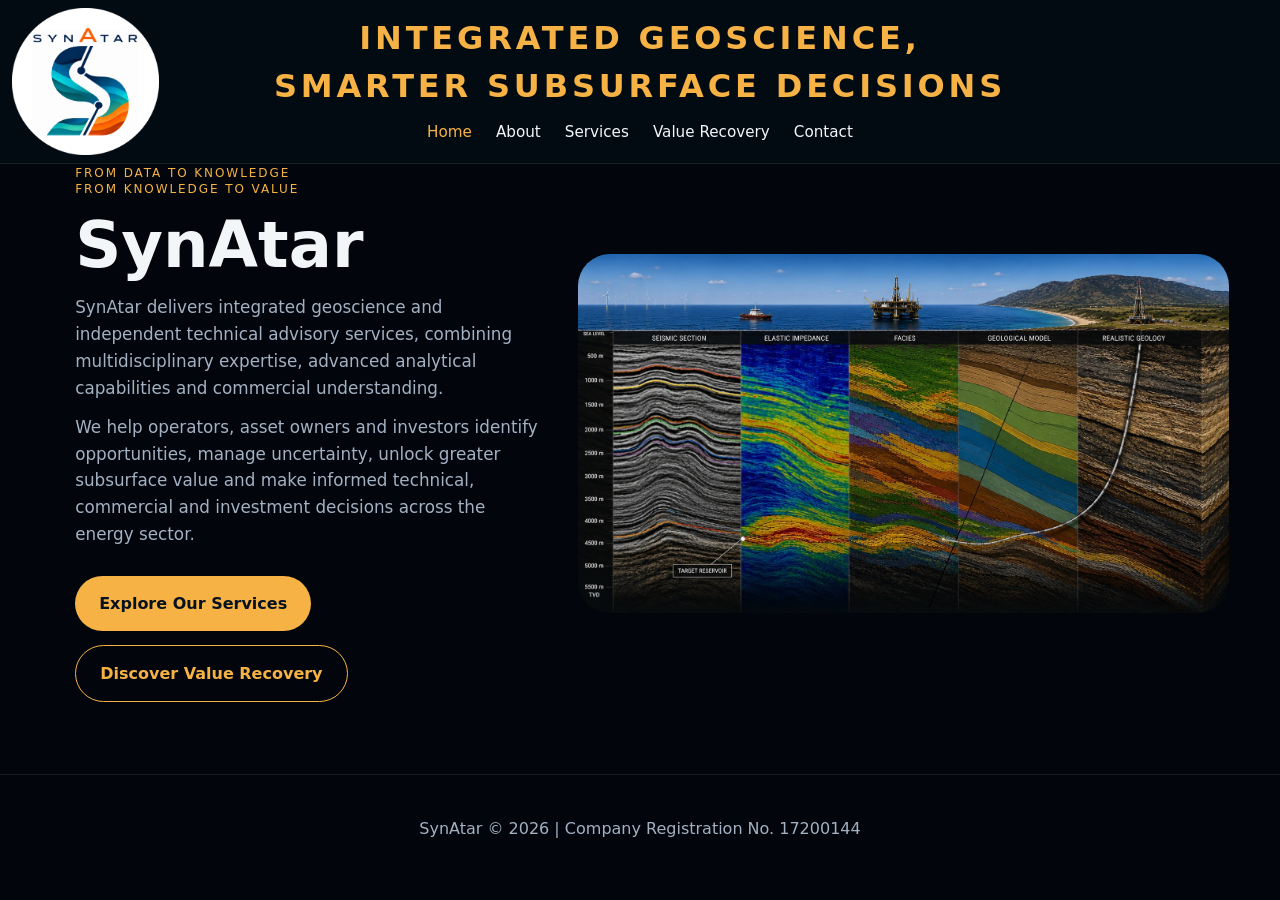
<file: index.html>
<!DOCTYPE html>
<html lang="en">
<head>
  <meta charset="UTF-8" />
  <meta name="viewport" content="width=device-width, initial-scale=1.0" />
  <title>SynAtar</title>
  <link rel="icon" type="image/png" href="LogoRound3.png" />
  <link rel="stylesheet" href="styles.css" />
</head>
<body>
  <header class="site-header">
    <div class="topbar">
      <div class="brand">
        <img src="LogoRound3.png" alt="SynAtar logo" class="logo" />
      </div>
      <p class="header-tagline">Integrated Geoscience,<br />Smarter Subsurface Decisions</p>
      <nav class="nav-links">
        <a href="index.html" aria-current="page">Home</a>
        <a href="about.html">About</a>
        <a href="services.html">Services</a>
        <a href="value-recovery.html">Value Recovery</a>
        <a href="contact.html">Contact</a>
      </nav>
    </div>
    <section class="hero-section">
      <div class="hero-content">
        <p class="eyebrow highlight">
          <span>From Data to Knowledge</span>
          <span>From Knowledge to Value</span>
        </p>
        <h1>SynAtar</h1>
        <p class="hero-description">SynAtar delivers integrated geoscience and independent technical advisory services, combining multidisciplinary expertise, advanced analytical capabilities and commercial understanding.</p>
        <p class="hero-description">We help operators, asset owners and investors identify opportunities, manage uncertainty, unlock greater subsurface value and make informed technical, commercial and investment decisions across the energy sector.</p>
        <div class="hero-actions">
          <a href="services.html" class="btn btn-primary">Explore Our Services</a>
          <a href="value-recovery.html" class="btn btn-secondary">Discover Value Recovery</a>
        </div>
      </div>
      <div class="hero-image"></div>
    </section>
  </header>
  <footer class="site-footer">
    <p>SynAtar © 2026 | Company Registration No. 17200144</p>
  </footer>
</body>
</html>
</file>
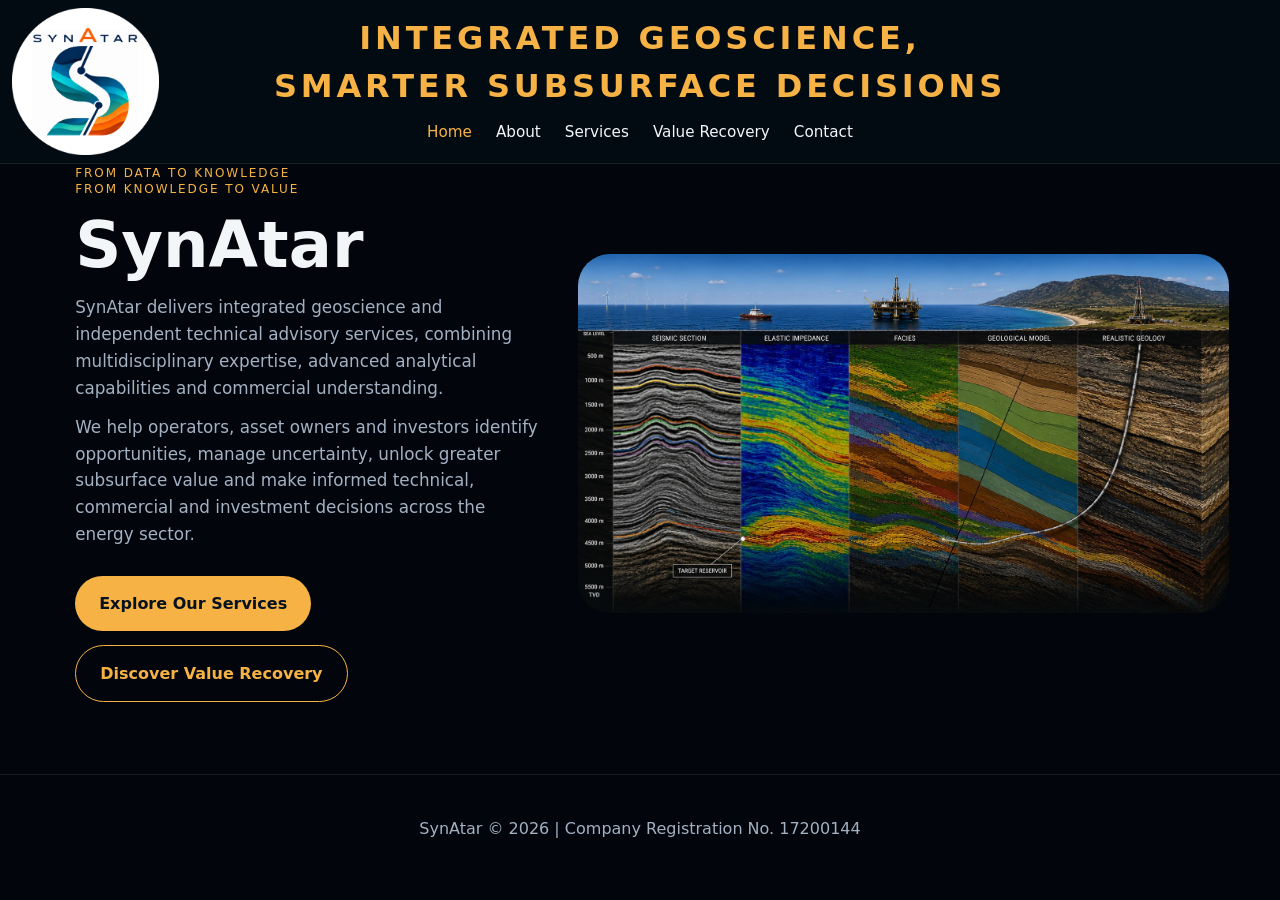
<file: go/index.html>
<!DOCTYPE html>
<html lang="en">
<head>
  <meta charset="UTF-8" />
  <meta name="viewport" content="width=device-width, initial-scale=1.0" />
  <meta http-equiv="refresh" content="0; url=/" />
  <link rel="canonical" href="https://synatar.co.uk/" />
  <title>SynAtar</title>
  <script>
    window.location.replace("/");
  </script>
</head>
<body>
  <p>Redirecting to <a href="/">SynAtar</a>...</p>
</body>
</html>
</file>
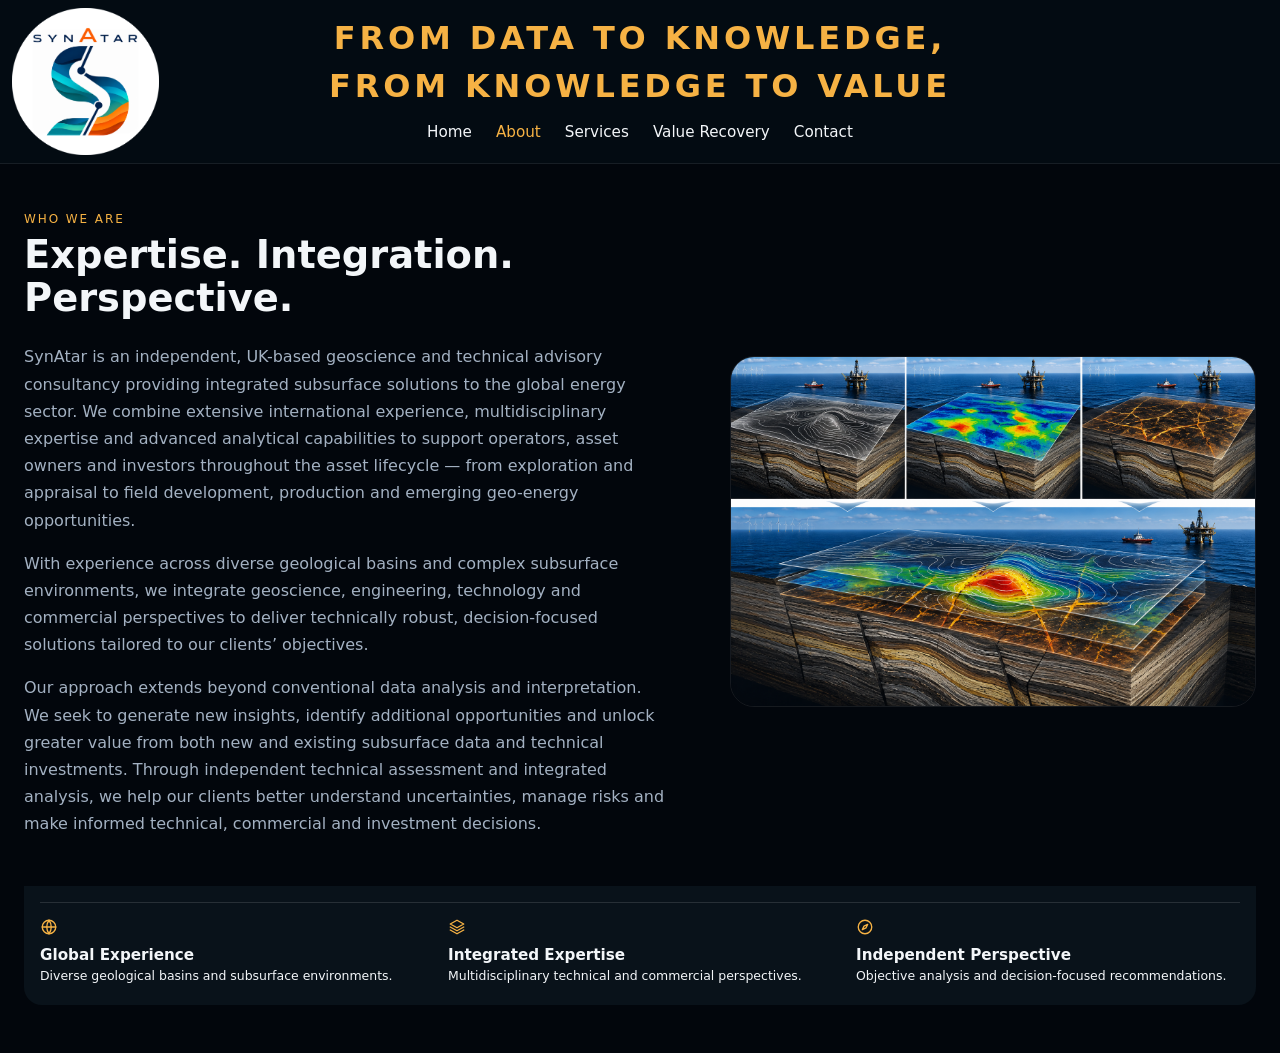
<file: about.html>
<!DOCTYPE html>
<html lang="en">
<head>
  <meta charset="UTF-8" />
  <meta name="viewport" content="width=device-width, initial-scale=1.0" />
  <title>SynAtar</title>
  <link rel="icon" type="image/png" sizes="64x64" href="favicon.png" />
  <link rel="stylesheet" href="styles.css" />
</head>
<body class="about-page">
  <header class="site-header">
    <div class="topbar">
      <div class="brand">
        <img src="LogoRound3.png" alt="SynAtar logo" class="logo" />
      </div>
      <p class="header-tagline">From Data to Knowledge,<br />From Knowledge to Value</p>
      <nav class="nav-links">
        <a href="index.html">Home</a>
        <a href="about.html" aria-current="page">About</a>
        <a href="services.html">Services</a>
        <a href="value-recovery.html">Value Recovery</a>
        <a href="contact.html">Contact</a>
      </nav>
    </div>
  </header>
  <main>
    <section class="section about-section">
      <div class="section-inner about-layout">
        <div class="section-text">
          <p class="about-section-label">WHO WE ARE</p>
          <h1 class="about-headline">Expertise. Integration. Perspective.</h1>
          <p>SynAtar is an independent, UK-based geoscience and technical advisory consultancy providing integrated subsurface solutions to the global energy sector. We combine extensive international experience, multidisciplinary expertise and advanced analytical capabilities to support operators, asset owners and investors throughout the asset lifecycle — from exploration and appraisal to field development, production and emerging geo-energy opportunities.</p>
          <p>With experience across diverse geological basins and complex subsurface environments, we integrate geoscience, engineering, technology and commercial perspectives to deliver technically robust, decision-focused solutions tailored to our clients’ objectives.</p>
          <p>Our approach extends beyond conventional data analysis and interpretation. We seek to generate new insights, identify additional opportunities and unlock greater value from both new and existing subsurface data and technical investments. Through independent technical assessment and integrated analysis, we help our clients better understand uncertainties, manage risks and make informed technical, commercial and investment decisions.</p>
        </div>
        <img class="about-image" src="4parts.png" alt="Four-part illustration of integrated subsurface analysis" />
      </div>
    </section>
    <section class="about-highlights" aria-label="What sets SynAtar apart">
      <div class="about-highlights-grid">
        <article class="about-highlight">
          <svg class="about-highlight-icon" viewBox="0 0 24 24" fill="none" stroke="currentColor" stroke-width="1.8" stroke-linecap="round" stroke-linejoin="round" aria-hidden="true" focusable="false">
            <circle cx="12" cy="12" r="9" />
            <path d="M3 12h18M12 3a15 15 0 0 1 0 18M12 3a15 15 0 0 0 0 18" />
          </svg>
          <h2>Global Experience</h2>
          <p>Diverse geological basins and subsurface environments.</p>
        </article>
        <article class="about-highlight">
          <svg class="about-highlight-icon" viewBox="0 0 24 24" fill="none" stroke="currentColor" stroke-width="1.8" stroke-linecap="round" stroke-linejoin="round" aria-hidden="true" focusable="false">
            <path d="m12 3 9 5-9 5-9-5 9-5Z" />
            <path d="m3 12 9 5 9-5M3 16l9 5 9-5" />
          </svg>
          <h2>Integrated Expertise</h2>
          <p>Multidisciplinary technical and commercial perspectives.</p>
        </article>
        <article class="about-highlight">
          <svg class="about-highlight-icon" viewBox="0 0 24 24" fill="none" stroke="currentColor" stroke-width="1.8" stroke-linecap="round" stroke-linejoin="round" aria-hidden="true" focusable="false">
            <circle cx="12" cy="12" r="9" />
            <path d="m15.5 8.5-2.2 4.8-4.8 2.2 2.2-4.8 4.8-2.2Z" />
          </svg>
          <h2>Independent Perspective</h2>
          <p>Objective analysis and decision-focused recommendations.</p>
        </article>
      </div>
    </section>
  </main>
</body>
</html>
</file>
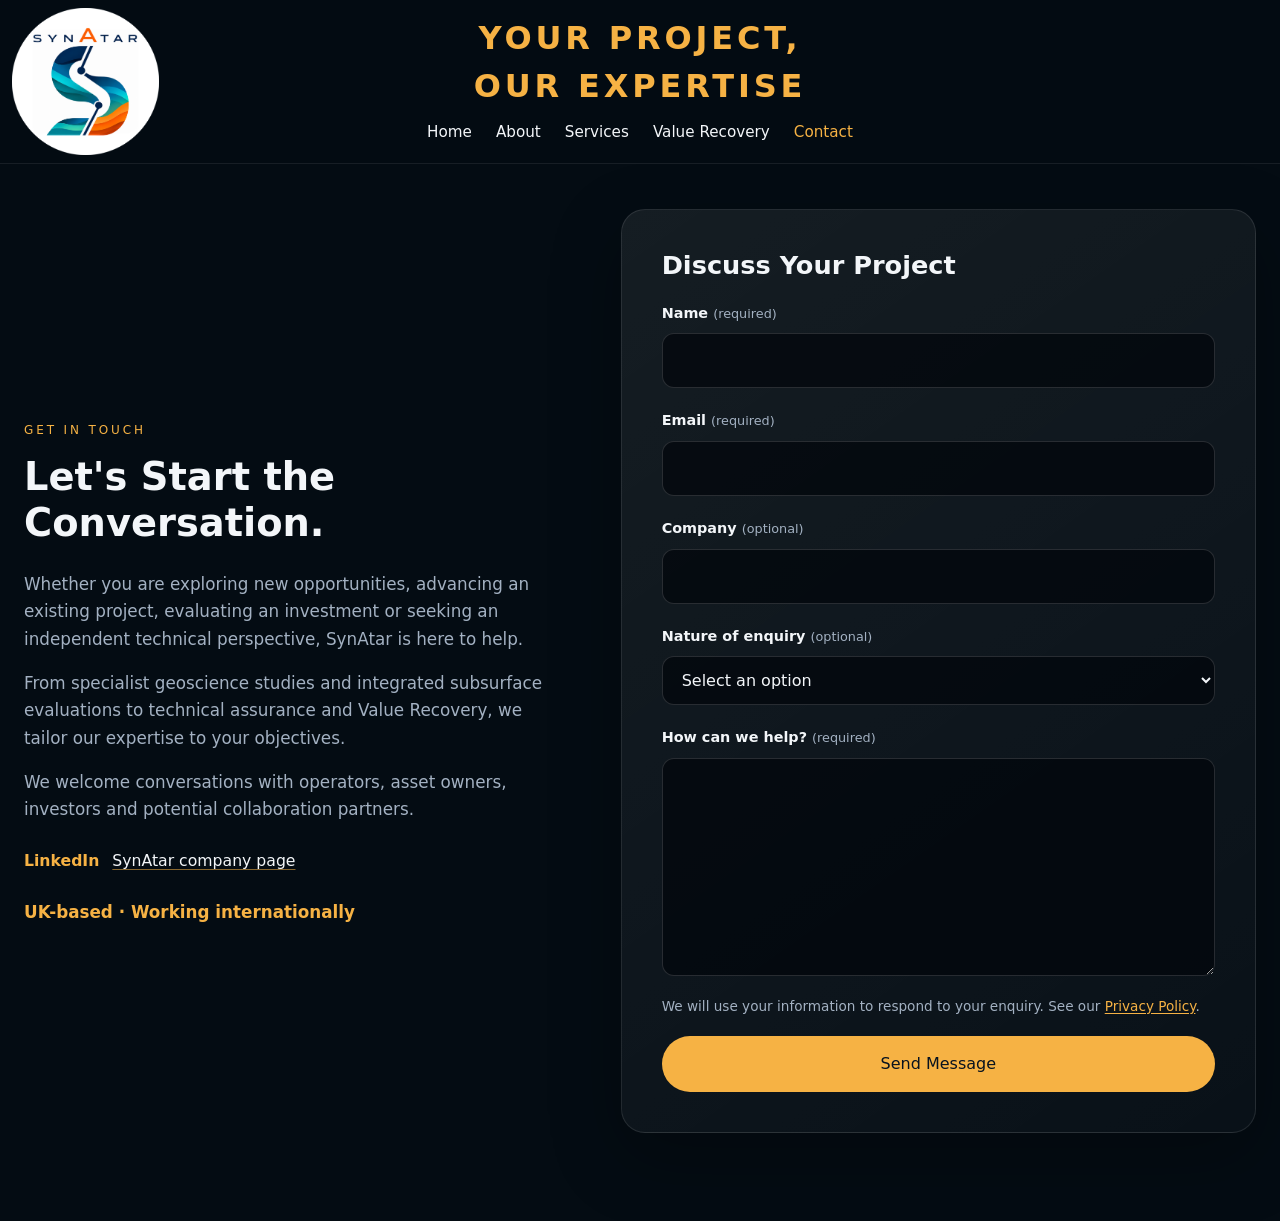
<file: contact.html>
<!DOCTYPE html>
<html lang="en">
<head>
  <meta charset="UTF-8" />
  <meta name="viewport" content="width=device-width, initial-scale=1.0" />
  <title>Contact | SynAtar</title>
  <link rel="icon" type="image/png" sizes="64x64" href="favicon.png" />
  <link rel="stylesheet" href="styles.css" />
</head>
<body>
  <header class="site-header">
    <div class="topbar">
      <div class="brand">
        <img src="LogoRound3.png" alt="SynAtar logo" class="logo" />
      </div>
      <p class="header-tagline">Your Project,<br />Our Expertise</p>
      <nav class="nav-links">
        <a href="index.html">Home</a>
        <a href="about.html">About</a>
        <a href="services.html">Services</a>
        <a href="value-recovery.html">Value Recovery</a>
        <a href="contact.html" aria-current="page">Contact</a>
      </nav>
    </div>
  </header>
  <main>
    <section class="section contact-section">
      <div class="section-inner contact-layout">
        <div class="contact-intro">
          <p class="section-label contact-section-label">GET IN TOUCH</p>
          <h2>Let's Start the Conversation.</h2>
          <p>Whether you are exploring new opportunities, advancing an existing project, evaluating an investment or seeking an independent technical perspective, SynAtar is here to help.</p>
          <p>From specialist geoscience studies and integrated subsurface evaluations to technical assurance and Value Recovery, we tailor our expertise to your objectives.</p>
          <p>We welcome conversations with operators, asset owners, investors and potential collaboration partners.</p>
          <div class="contact-details">
            <p><strong>LinkedIn</strong> <a href="https://www.linkedin.com/company/synatar-ltd/?viewAsMember=true">SynAtar company page</a></p>
          </div>
          <p class="contact-location">UK-based · Working internationally</p>
        </div>
        <form class="contact-form" id="contact-form">
          <h2>Discuss Your Project</h2>
          <div class="honeypot-field" aria-hidden="true">
            <label for="website">Leave this field empty</label>
            <input id="website" name="_honey" type="text" tabindex="-1" autocomplete="off" />
          </div>
          <div class="form-field">
            <label for="name">Name <span>(required)</span></label>
            <input id="name" name="Name" type="text" autocomplete="name" required />
          </div>
          <div class="form-field">
            <label for="email">Email <span>(required)</span></label>
            <input id="email" name="Email" type="email" autocomplete="email" required />
          </div>
          <div class="form-field">
            <label for="company">Company <span>(optional)</span></label>
            <input id="company" name="Company" type="text" autocomplete="organization" />
          </div>
          <div class="form-field">
            <label for="enquiry-nature">Nature of enquiry <span>(optional)</span></label>
            <select id="enquiry-nature" name="Nature of enquiry">
              <option value="">Select an option</option>
              <option value="Exploration and appraisal">Exploration and appraisal</option>
              <option value="Field development and reservoir management">Field development and reservoir management</option>
              <option value="Technical assurance and independent review">Technical assurance and independent review</option>
              <option value="Asset evaluation and investment due diligence">Asset evaluation and investment due diligence</option>
              <option value="Value Recovery">Value Recovery</option>
              <option value="Geo-energy and subsurface storage">Geo-energy and subsurface storage</option>
              <option value="Other">Other</option>
            </select>
          </div>
          <div class="form-field">
            <label for="message">How can we help? <span>(required)</span></label>
            <textarea id="message" name="How can we help?" rows="7" required></textarea>
          </div>
          <p class="privacy-notice">We will use your information to respond to your enquiry. See our <a href="privacy-policy.html">Privacy Policy</a>.</p>
          <button class="btn btn-primary form-submit" type="submit">Send Message</button>
        </form>
        <div class="form-confirmation" id="form-confirmation" role="status" aria-live="polite" hidden>
          <strong>Message Received</strong>
          <p>Thank you for contacting SynAtar. We have received your message and will respond to your enquiry as soon as possible.</p>
        </div>
        <p class="form-error" id="form-error" role="alert" hidden>We could not send your message. Please try again.</p>
      </div>
    </section>
  </main>
  <script>
    document.getElementById("contact-form").addEventListener("submit", async function (event) {
      event.preventDefault();

      const form = event.currentTarget;
      const submitButton = form.querySelector(".form-submit");
      const confirmation = document.getElementById("form-confirmation");
      const errorMessage = document.getElementById("form-error");
      const recipient = ["info", "synatar.co.uk"].join("@");
      const requesterEmail = form.elements["Email"].value;
      const payload = {
        Name: form.elements["Name"].value,
        Email: requesterEmail,
        Company: form.elements["Company"].value || "Not provided",
        "Nature of enquiry": form.elements["Nature of enquiry"].value || "Not provided",
        "How can we help?": form.elements["How can we help?"].value,
        _honey: form.elements["_honey"].value,
        _captcha: "true",
        _blacklist: "viagra,casino,cryptocurrency investment,guest post,backlinks,SEO services",
        _replyto: requesterEmail,
        _subject: "New SynAtar website enquiry",
        _template: "table",
        _url: window.location.href
      };

      if (payload._honey) {
        return;
      }

      submitButton.disabled = true;
      submitButton.textContent = "Sending...";
      errorMessage.hidden = true;

      try {
        const response = await fetch("https://formsubmit.co/ajax/" + recipient, {
          method: "POST",
          headers: {
            "Content-Type": "application/json",
            "Accept": "application/json"
          },
          body: JSON.stringify(payload)
        });

        const result = await response.json();

        if (!response.ok || result.success === "false" || result.success === false) {
          throw new Error("Message submission failed");
        }

        form.reset();
        document.querySelector(".contact-section").classList.add("submission-complete");
        confirmation.hidden = false;
      } catch (error) {
        errorMessage.hidden = false;
        submitButton.disabled = false;
        submitButton.textContent = "Send Message";
      }
    });
  </script>
</body>
</html>
</file>
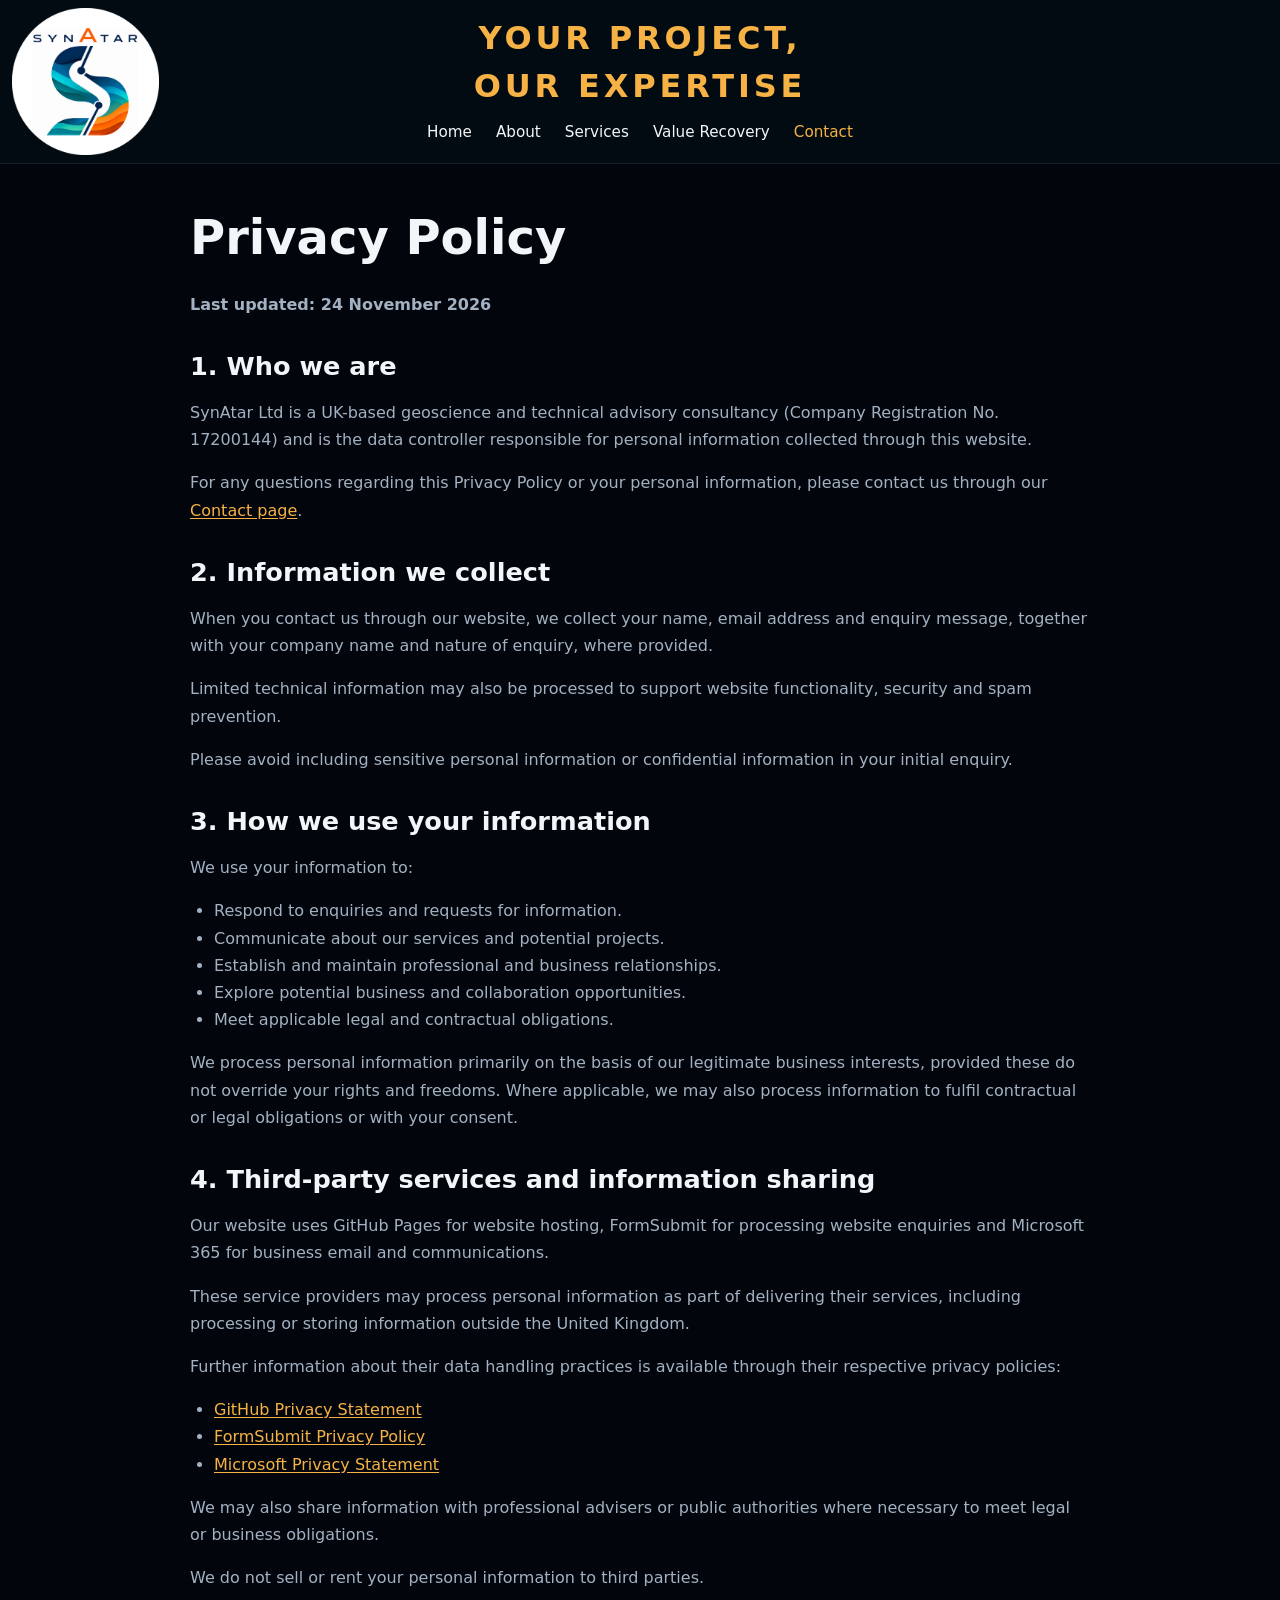
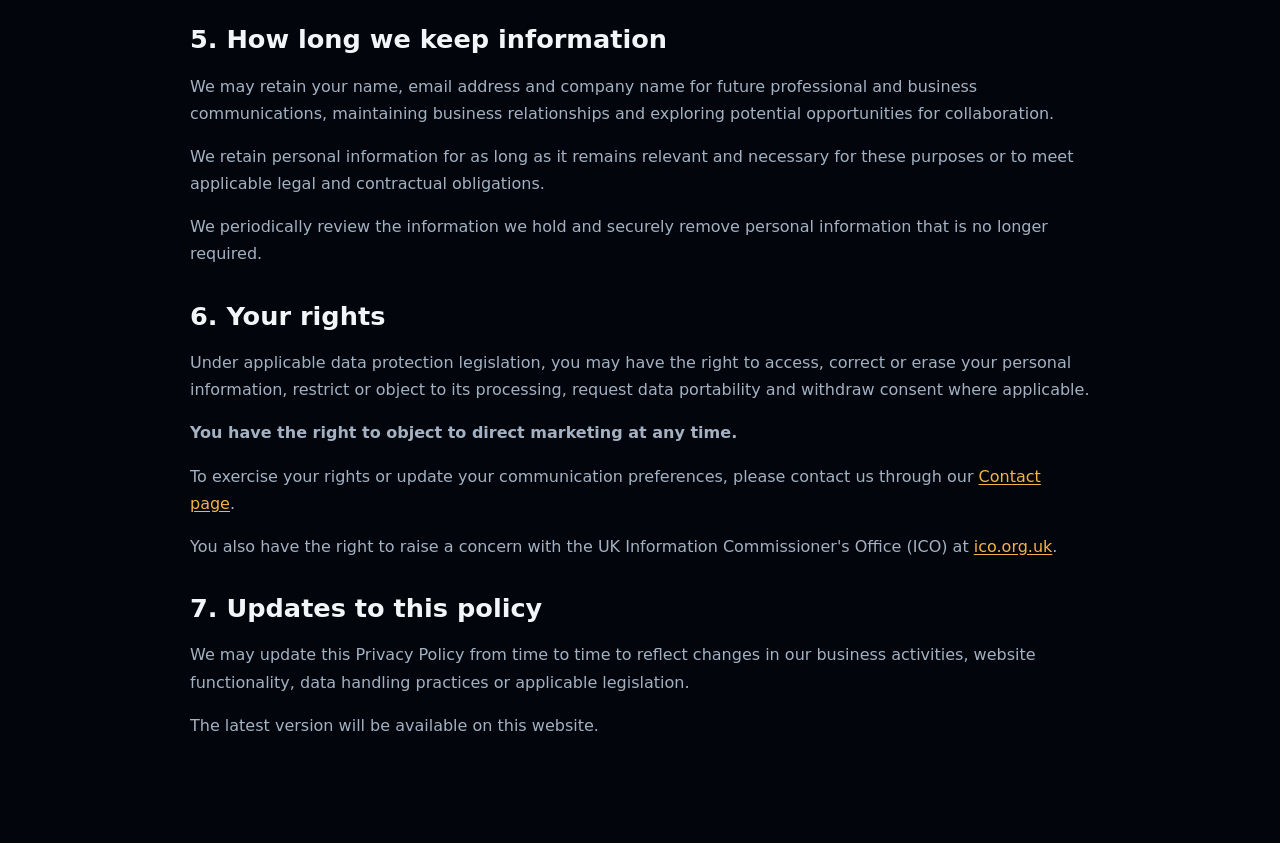
<file: privacy-policy.html>
<!DOCTYPE html>
<html lang="en">
<head>
  <meta charset="UTF-8" />
  <meta name="viewport" content="width=device-width, initial-scale=1.0" />
  <title>Privacy Policy | SynAtar</title>
  <link rel="icon" type="image/png" sizes="64x64" href="favicon.png" />
  <link rel="stylesheet" href="styles.css" />
</head>
<body>
  <header class="site-header">
    <div class="topbar">
      <div class="brand">
        <img src="LogoRound3.png" alt="SynAtar logo" class="logo" />
      </div>
      <p class="header-tagline">Your Project,<br />Our Expertise</p>
      <nav class="nav-links">
        <a href="index.html">Home</a>
        <a href="about.html">About</a>
        <a href="services.html">Services</a>
        <a href="value-recovery.html">Value Recovery</a>
        <a href="contact.html" aria-current="location">Contact</a>
      </nav>
    </div>
  </header>
  <main>
    <section class="section privacy-section">
      <div class="privacy-content">
        <h1>Privacy Policy</h1>
        <p><strong>Last updated: 24 November 2026</strong></p>

        <h2>1. Who we are</h2>
        <p>SynAtar Ltd is a UK-based geoscience and technical advisory consultancy (Company Registration No. 17200144) and is the data controller responsible for personal information collected through this website.</p>
        <p>For any questions regarding this Privacy Policy or your personal information, please contact us through our <a href="https://synatar.co.uk/contact.html">Contact page</a>.</p>

        <h2>2. Information we collect</h2>
        <p>When you contact us through our website, we collect your name, email address and enquiry message, together with your company name and nature of enquiry, where provided.</p>
        <p>Limited technical information may also be processed to support website functionality, security and spam prevention.</p>
        <p>Please avoid including sensitive personal information or confidential information in your initial enquiry.</p>

        <h2>3. How we use your information</h2>
        <p>We use your information to:</p>
        <ul>
          <li>Respond to enquiries and requests for information.</li>
          <li>Communicate about our services and potential projects.</li>
          <li>Establish and maintain professional and business relationships.</li>
          <li>Explore potential business and collaboration opportunities.</li>
          <li>Meet applicable legal and contractual obligations.</li>
        </ul>
        <p>We process personal information primarily on the basis of our legitimate business interests, provided these do not override your rights and freedoms. Where applicable, we may also process information to fulfil contractual or legal obligations or with your consent.</p>

        <h2>4. Third-party services and information sharing</h2>
        <p>Our website uses GitHub Pages for website hosting, FormSubmit for processing website enquiries and Microsoft 365 for business email and communications.</p>
        <p>These service providers may process personal information as part of delivering their services, including processing or storing information outside the United Kingdom.</p>
        <p>Further information about their data handling practices is available through their respective privacy policies:</p>
        <ul>
          <li><a href="https://docs.github.com/en/site-policy/privacy-policies/github-general-privacy-statement">GitHub Privacy Statement</a></li>
          <li><a href="https://formsubmit.co/privacy.pdf">FormSubmit Privacy Policy</a></li>
          <li><a href="https://privacy.microsoft.com/en-gb/privacystatement">Microsoft Privacy Statement</a></li>
        </ul>
        <p>We may also share information with professional advisers or public authorities where necessary to meet legal or business obligations.</p>
        <p>We do not sell or rent your personal information to third parties.</p>

        <h2>5. How long we keep information</h2>
        <p>We may retain your name, email address and company name for future professional and business communications, maintaining business relationships and exploring potential opportunities for collaboration.</p>
        <p>We retain personal information for as long as it remains relevant and necessary for these purposes or to meet applicable legal and contractual obligations.</p>
        <p>We periodically review the information we hold and securely remove personal information that is no longer required.</p>

        <h2>6. Your rights</h2>
        <p>Under applicable data protection legislation, you may have the right to access, correct or erase your personal information, restrict or object to its processing, request data portability and withdraw consent where applicable.</p>
        <p><strong>You have the right to object to direct marketing at any time.</strong></p>
        <p>To exercise your rights or update your communication preferences, please contact us through our <a href="https://synatar.co.uk/contact.html">Contact page</a>.</p>
        <p>You also have the right to raise a concern with the UK Information Commissioner's Office (ICO) at <a href="https://ico.org.uk/make-a-complaint/">ico.org.uk</a>.</p>

        <h2>7. Updates to this policy</h2>
        <p>We may update this Privacy Policy from time to time to reflect changes in our business activities, website functionality, data handling practices or applicable legislation.</p>
        <p>The latest version will be available on this website.</p>
      </div>
    </section>
  </main>
</body>
</html>
</file>
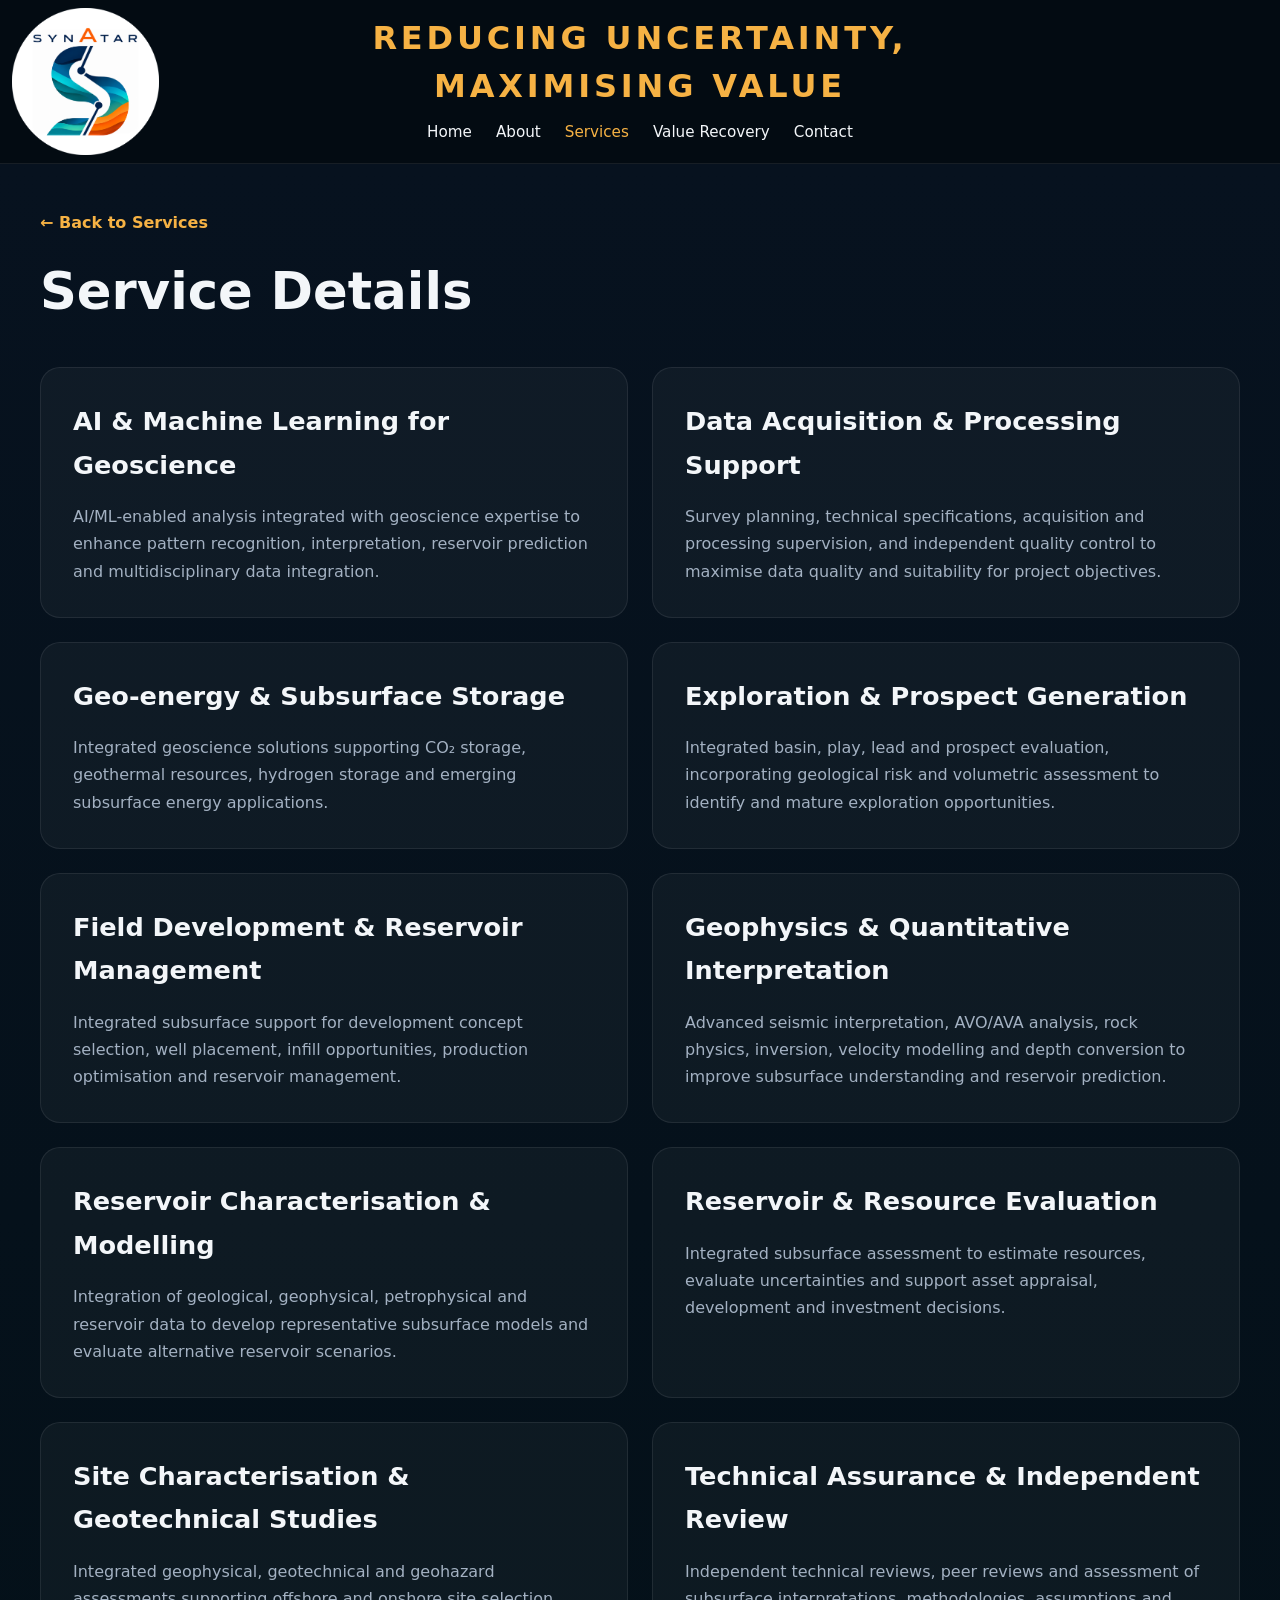
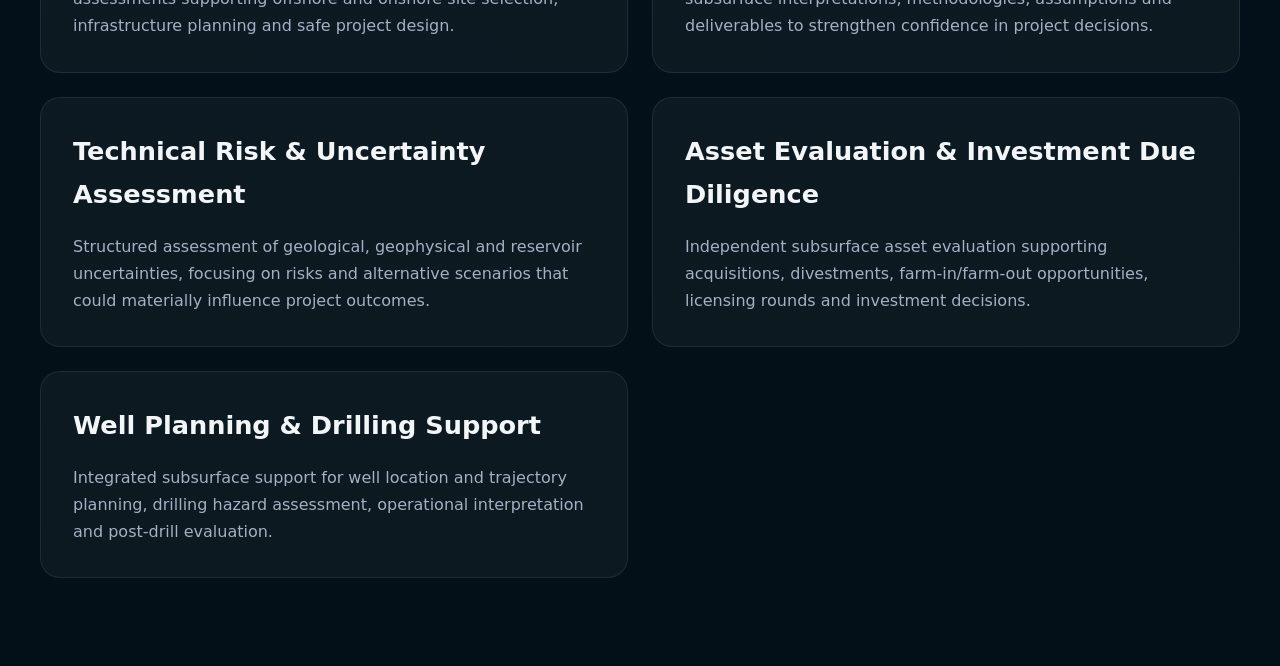
<file: service-details.html>
<!DOCTYPE html>
<html lang="en">
<head>
  <meta charset="UTF-8" />
  <meta name="viewport" content="width=device-width, initial-scale=1.0" />
  <title>Service Details | SynAtar</title>
  <link rel="icon" type="image/png" sizes="64x64" href="favicon.png" />
  <link rel="stylesheet" href="styles.css" />
</head>
<body>
  <header class="site-header">
    <div class="topbar">
      <div class="brand">
        <img src="LogoRound3.png" alt="SynAtar logo" class="logo" />
      </div>
      <p class="header-tagline">Reducing Uncertainty,<br />Maximising Value</p>
      <nav class="nav-links">
        <a href="index.html">Home</a>
        <a href="about.html">About</a>
        <a href="services.html" aria-current="location">Services</a>
        <a href="value-recovery.html">Value Recovery</a>
        <a href="contact.html">Contact</a>
      </nav>
    </div>
  </header>
  <main>
    <section class="section service-details-section">
      <div class="section-inner">
        <div class="service-details-heading">
          <a class="back-link" href="services.html">Back to Services</a>
          <h1>Service Details</h1>
        </div>
        <div class="service-details-grid">
          <article class="service-detail" id="ai-ml-details">
            <h2>AI &amp; Machine Learning for Geoscience</h2>
            <p>AI/ML-enabled analysis integrated with geoscience expertise to enhance pattern recognition, interpretation, reservoir prediction and multidisciplinary data integration.</p>
          </article>
          <article class="service-detail" id="data-acquisition-details">
            <h2>Data Acquisition &amp; Processing Support</h2>
            <p>Survey planning, technical specifications, acquisition and processing supervision, and independent quality control to maximise data quality and suitability for project objectives.</p>
          </article>
          <article class="service-detail" id="energy-transition-details">
            <h2>Geo-energy &amp; Subsurface Storage</h2>
            <p>Integrated geoscience solutions supporting CO₂ storage, geothermal resources, hydrogen storage and emerging subsurface energy applications.</p>
          </article>
          <article class="service-detail" id="exploration-details">
            <h2>Exploration &amp; Prospect Generation</h2>
            <p>Integrated basin, play, lead and prospect evaluation, incorporating geological risk and volumetric assessment to identify and mature exploration opportunities.</p>
          </article>
          <article class="service-detail" id="field-development-details">
            <h2>Field Development &amp; Reservoir Management</h2>
            <p>Integrated subsurface support for development concept selection, well placement, infill opportunities, production optimisation and reservoir management.</p>
          </article>
          <article class="service-detail" id="geophysics-details">
            <h2>Geophysics &amp; Quantitative Interpretation</h2>
            <p>Advanced seismic interpretation, AVO/AVA analysis, rock physics, inversion, velocity modelling and depth conversion to improve subsurface understanding and reservoir prediction.</p>
          </article>
          <article class="service-detail" id="reservoir-details">
            <h2>Reservoir Characterisation &amp; Modelling</h2>
            <p>Integration of geological, geophysical, petrophysical and reservoir data to develop representative subsurface models and evaluate alternative reservoir scenarios.</p>
          </article>
          <article class="service-detail" id="resource-details">
            <h2>Reservoir &amp; Resource Evaluation</h2>
            <p>Integrated subsurface assessment to estimate resources, evaluate uncertainties and support asset appraisal, development and investment decisions.</p>
          </article>
          <article class="service-detail" id="site-characterisation-details">
            <h2>Site Characterisation &amp; Geotechnical Studies</h2>
            <p>Integrated geophysical, geotechnical and geohazard assessments supporting offshore and onshore site selection, infrastructure planning and safe project design.</p>
          </article>
          <article class="service-detail" id="assurance-details">
            <h2>Technical Assurance &amp; Independent Review</h2>
            <p>Independent technical reviews, peer reviews and assessment of subsurface interpretations, methodologies, assumptions and deliverables to strengthen confidence in project decisions.</p>
          </article>
          <article class="service-detail" id="risk-details">
            <h2>Technical Risk &amp; Uncertainty Assessment</h2>
            <p>Structured assessment of geological, geophysical and reservoir uncertainties, focusing on risks and alternative scenarios that could materially influence project outcomes.</p>
          </article>
          <article class="service-detail" id="asset-evaluation-details">
            <h2>Asset Evaluation &amp; Investment Due Diligence</h2>
            <p>Independent subsurface asset evaluation supporting acquisitions, divestments, farm-in/farm-out opportunities, licensing rounds and investment decisions.</p>
          </article>
          <article class="service-detail" id="drilling-details">
            <h2>Well Planning &amp; Drilling Support</h2>
            <p>Integrated subsurface support for well location and trajectory planning, drilling hazard assessment, operational interpretation and post-drill evaluation.</p>
          </article>
        </div>
      </div>
    </section>
  </main>
  <script>
    function showSelectedService() {
      const selectedId = window.location.hash.slice(1);
      const details = document.querySelectorAll(".service-detail");
      const selectedDetail = document.getElementById(selectedId);
      const detailsGrid = document.querySelector(".service-details-grid");

      details.forEach(function (detail) {
        detail.hidden = Boolean(selectedDetail) && detail !== selectedDetail;
      });
      detailsGrid.classList.toggle("single-service", Boolean(selectedDetail));
    }

    showSelectedService();
    window.addEventListener("hashchange", showSelectedService);
  </script>
</body>
</html>
</file>
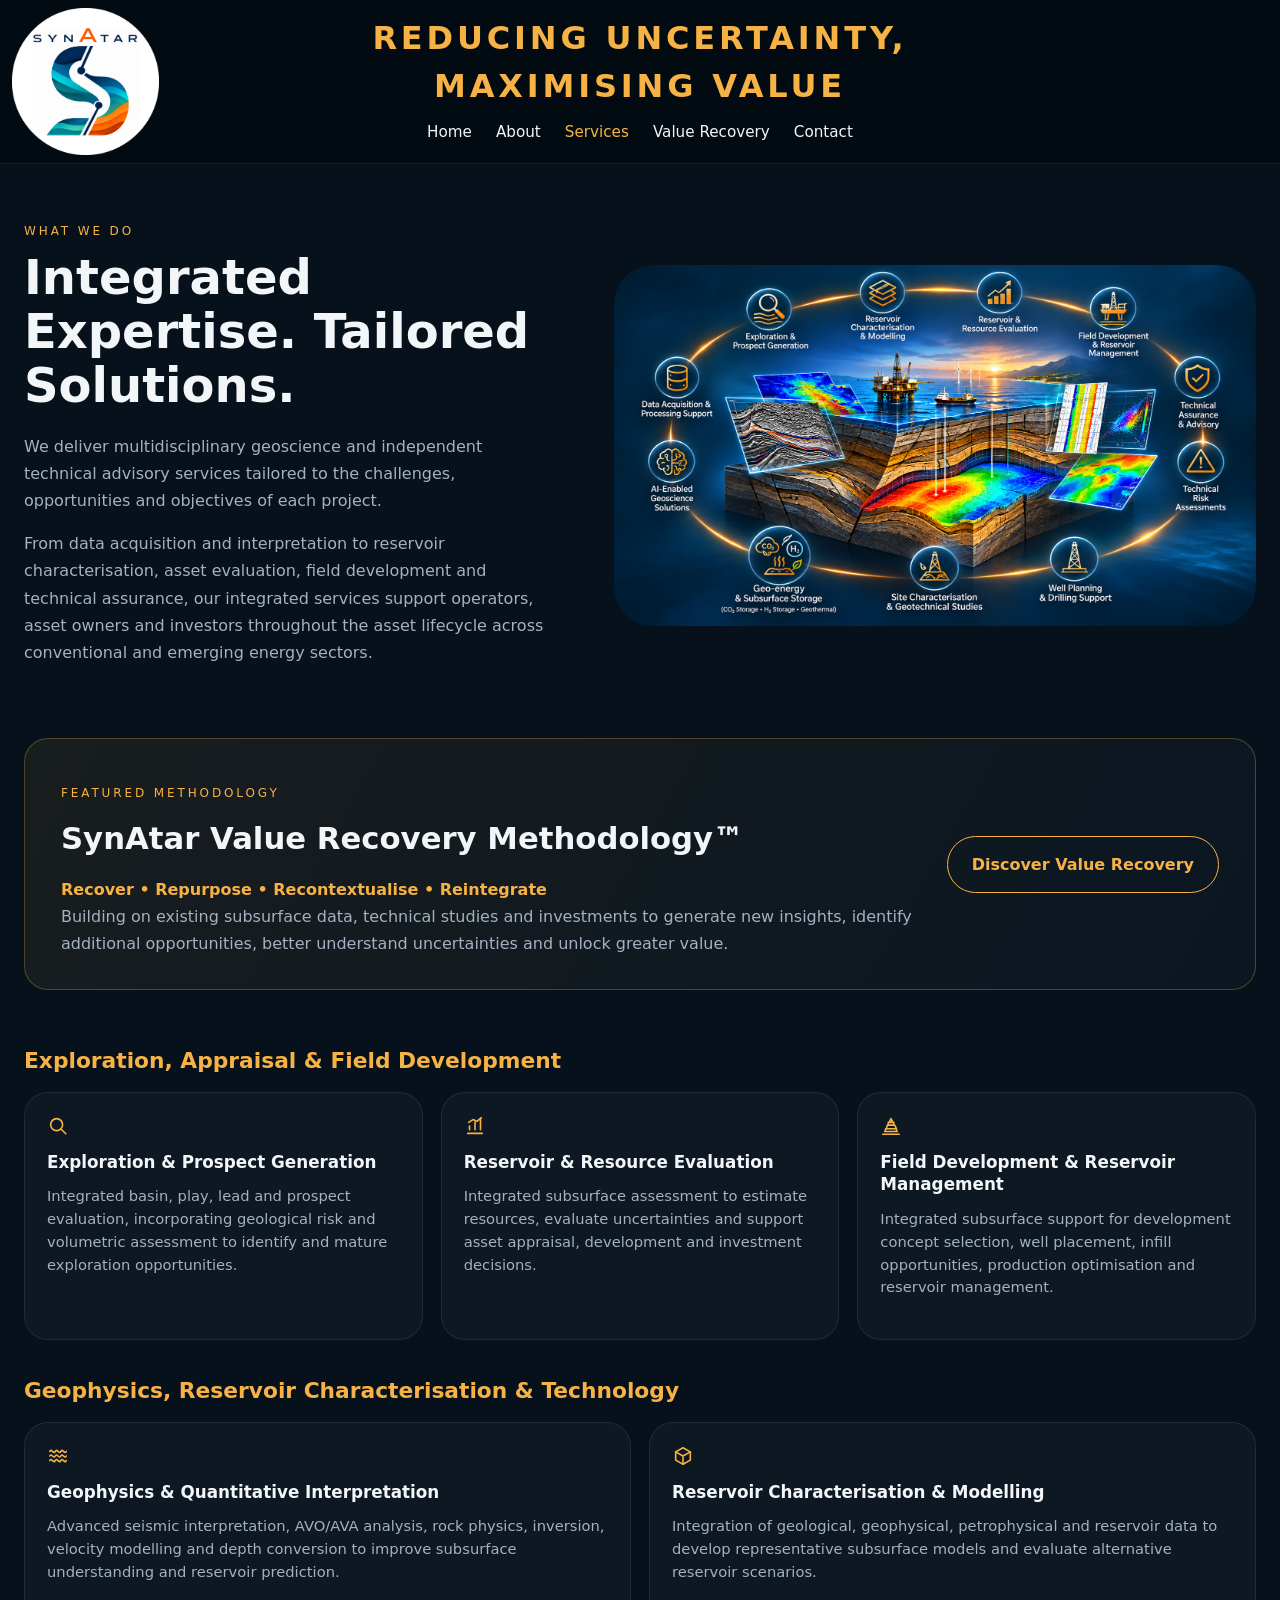
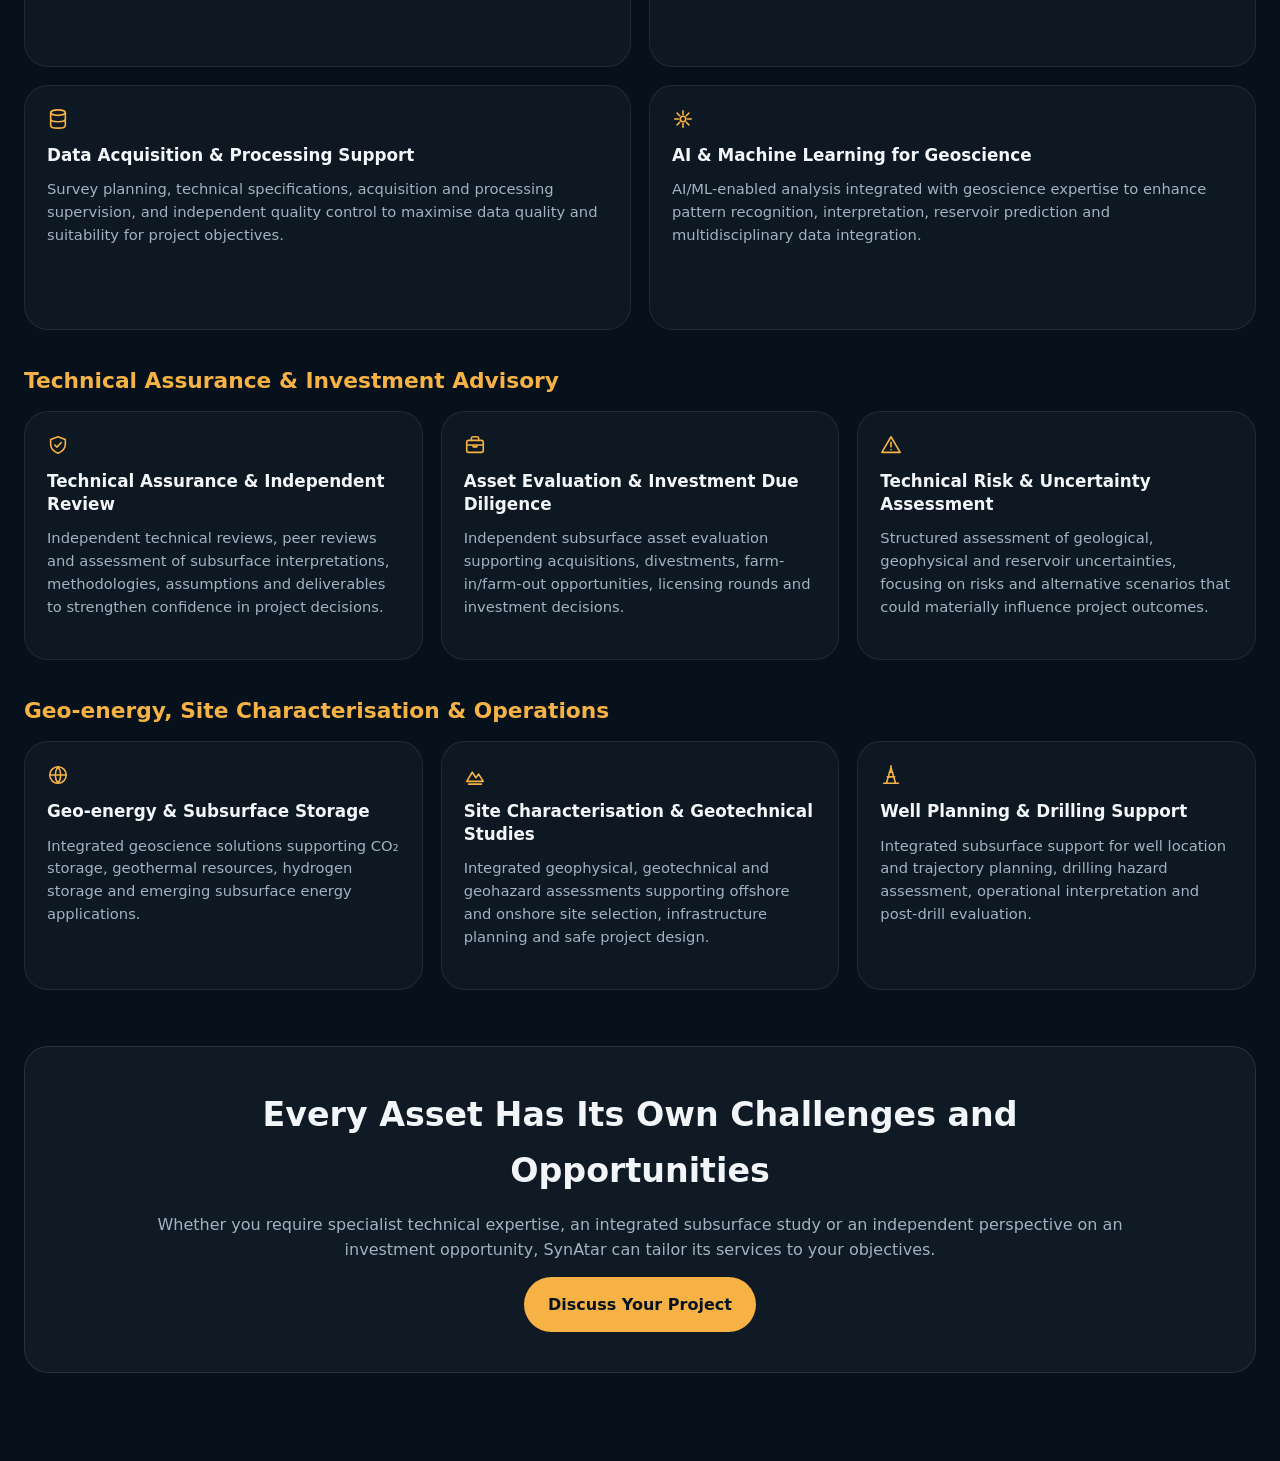
<file: services.html>
<!DOCTYPE html>
<html lang="en">
<head>
  <meta charset="UTF-8" />
  <meta name="viewport" content="width=device-width, initial-scale=1.0" />
  <title>Services | SynAtar</title>
  <link rel="icon" type="image/png" sizes="64x64" href="favicon.png" />
  <link rel="stylesheet" href="styles.css" />
</head>
<body>
  <header class="site-header">
    <div class="topbar">
      <div class="brand">
        <img src="LogoRound3.png" alt="SynAtar logo" class="logo" />
      </div>
      <p class="header-tagline">Reducing Uncertainty,<br />Maximising Value</p>
      <nav class="nav-links">
        <a href="index.html">Home</a>
        <a href="about.html">About</a>
        <a href="services.html" aria-current="page">Services</a>
        <a href="value-recovery.html">Value Recovery</a>
        <a href="contact.html">Contact</a>
      </nav>
    </div>
  </header>
  <main>
    <section class="section services-section">
      <div class="services-feature">
        <div class="services-intro">
          <p class="section-label services-intro-label">What we do</p>
          <h1>Integrated Expertise. Tailored Solutions.</h1>
          <p>We deliver multidisciplinary geoscience and independent technical advisory services tailored to the challenges, opportunities and objectives of each project.</p>
          <p>From data acquisition and interpretation to reservoir characterisation, asset evaluation, field development and technical assurance, our integrated services support operators, asset owners and investors throughout the asset lifecycle across conventional and emerging energy sectors.</p>
        </div>
        <div class="services-feature-image">
          <img src="Services.png" alt="Integrated illustration of SynAtar's geoscience and technical advisory services" />
        </div>
      </div>

      <section class="services-value-recovery" aria-labelledby="services-value-recovery-title">
        <div class="services-value-recovery-copy">
          <p class="section-label">Featured Methodology</p>
          <h2 id="services-value-recovery-title">SynAtar Value Recovery Methodology™</h2>
          <p class="services-value-recovery-tagline">Recover • Repurpose • Recontextualise • Reintegrate</p>
          <p>Building on existing subsurface data, technical studies and investments to generate new insights, identify additional opportunities, better understand uncertainties and unlock greater value.</p>
        </div>
        <a class="btn btn-secondary" href="value-recovery.html">Discover Value Recovery</a>
      </section>

      <div class="service-groups">
        <section class="service-category" aria-labelledby="exploration-services-title">
          <h2 id="exploration-services-title">Exploration, Appraisal &amp; Field Development</h2>
          <div class="service-card-grid">
            <article class="card service-card">
              <div class="card-content">
                <svg class="service-icon" viewBox="0 0 24 24" aria-hidden="true" focusable="false"><circle cx="10.5" cy="10.5" r="6.5" /><path d="m15.5 15.5 5 5" /></svg>
                <h3><a href="service-details.html#exploration-details">Exploration &amp; Prospect Generation</a></h3>
                <p>Integrated basin, play, lead and prospect evaluation, incorporating geological risk and volumetric assessment to identify and mature exploration opportunities.</p>
              </div>
            </article>
            <article class="card service-card">
              <div class="card-content">
                <svg class="service-icon" viewBox="0 0 24 24" aria-hidden="true" focusable="false"><path d="M4 20h16M6 16v-4m6 4V8m6 8V4" /><path d="m5 8 5-3 4 2 5-4" /></svg>
                <h3><a href="service-details.html#resource-details">Reservoir &amp; Resource Evaluation</a></h3>
                <p>Integrated subsurface assessment to estimate resources, evaluate uncertainties and support asset appraisal, development and investment decisions.</p>
              </div>
            </article>
            <article class="card service-card">
              <div class="card-content">
                <svg class="service-icon" viewBox="0 0 24 24" aria-hidden="true" focusable="false"><path d="M3 21h18M5 18h14M6 18v-3h12v3M7 15l1-4h8l2 4M9 11V8h6v3M10 8l2-4 2 4" /></svg>
                <h3><a href="service-details.html#field-development-details">Field Development &amp; Reservoir Management</a></h3>
                <p>Integrated subsurface support for development concept selection, well placement, infill opportunities, production optimisation and reservoir management.</p>
              </div>
            </article>
          </div>
        </section>

        <section class="service-category service-category-technology" aria-labelledby="geophysics-services-title">
          <h2 id="geophysics-services-title">Geophysics, Reservoir Characterisation &amp; Technology</h2>
          <div class="service-card-grid">
            <article class="card service-card">
              <div class="card-content">
                <svg class="service-icon" viewBox="0 0 24 24" aria-hidden="true" focusable="false"><path d="M3 7c2-4 4 4 6 0s4 4 6 0 4 4 6 0M3 12c2-4 4 4 6 0s4 4 6 0 4 4 6 0M3 17c2-4 4 4 6 0s4 4 6 0 4 4 6 0" /></svg>
                <h3><a href="service-details.html#geophysics-details">Geophysics &amp; Quantitative Interpretation</a></h3>
                <p>Advanced seismic interpretation, AVO/AVA analysis, rock physics, inversion, velocity modelling and depth conversion to improve subsurface understanding and reservoir prediction.</p>
              </div>
            </article>
            <article class="card service-card">
              <div class="card-content">
                <svg class="service-icon" viewBox="0 0 24 24" aria-hidden="true" focusable="false"><path d="m12 3 8 4.5v9L12 21l-8-4.5v-9L12 3Z" /><path d="m4 7.5 8 4.5 8-4.5M12 12v9" /></svg>
                <h3><a href="service-details.html#reservoir-details">Reservoir Characterisation &amp; Modelling</a></h3>
                <p>Integration of geological, geophysical, petrophysical and reservoir data to develop representative subsurface models and evaluate alternative reservoir scenarios.</p>
              </div>
            </article>
            <article class="card service-card">
              <div class="card-content">
                <svg class="service-icon" viewBox="0 0 24 24" aria-hidden="true" focusable="false"><ellipse cx="12" cy="5" rx="8" ry="3" /><path d="M4 5v14c0 1.7 3.6 3 8 3s8-1.3 8-3V5M4 12c0 1.7 3.6 3 8 3s8-1.3 8-3" /></svg>
                <h3><a href="service-details.html#data-acquisition-details">Data Acquisition &amp; Processing Support</a></h3>
                <p>Survey planning, technical specifications, acquisition and processing supervision, and independent quality control to maximise data quality and suitability for project objectives.</p>
              </div>
            </article>
            <article class="card service-card">
              <div class="card-content">
                <svg class="service-icon" viewBox="0 0 24 24" aria-hidden="true" focusable="false"><path d="M12 3v4m0 10v4M3 12h4m10 0h4M5.6 5.6l2.8 2.8m7.2 7.2 2.8 2.8m0-12.8-2.8 2.8m-7.2 7.2-2.8 2.8" /><circle cx="12" cy="12" r="3" /></svg>
                <h3><a href="service-details.html#ai-ml-details">AI &amp; Machine Learning for Geoscience</a></h3>
                <p>AI/ML-enabled analysis integrated with geoscience expertise to enhance pattern recognition, interpretation, reservoir prediction and multidisciplinary data integration.</p>
              </div>
            </article>
          </div>
        </section>

        <section class="service-category" aria-labelledby="assurance-services-title">
          <h2 id="assurance-services-title">Technical Assurance &amp; Investment Advisory</h2>
          <div class="service-card-grid">
            <article class="card service-card">
              <div class="card-content">
                <svg class="service-icon" viewBox="0 0 24 24" aria-hidden="true" focusable="false"><path d="M12 3 20 6v5c0 5-3.4 8.2-8 10-4.6-1.8-8-5-8-10V6l8-3Z" /><path d="m8.5 12 2.3 2.3 4.8-5" /></svg>
                <h3><a href="service-details.html#assurance-details">Technical Assurance &amp; Independent Review</a></h3>
                <p>Independent technical reviews, peer reviews and assessment of subsurface interpretations, methodologies, assumptions and deliverables to strengthen confidence in project decisions.</p>
              </div>
            </article>
            <article class="card service-card">
              <div class="card-content">
                <svg class="service-icon" viewBox="0 0 24 24" aria-hidden="true" focusable="false"><rect x="3" y="7" width="18" height="13" rx="2" /><path d="M8 7V5a2 2 0 0 1 2-2h4a2 2 0 0 1 2 2v2M3 12h18m-11 0v2h4v-2" /></svg>
                <h3><a href="service-details.html#asset-evaluation-details">Asset Evaluation &amp; Investment Due Diligence</a></h3>
                <p>Independent subsurface asset evaluation supporting acquisitions, divestments, farm-in/farm-out opportunities, licensing rounds and investment decisions.</p>
              </div>
            </article>
            <article class="card service-card">
              <div class="card-content">
                <svg class="service-icon" viewBox="0 0 24 24" aria-hidden="true" focusable="false"><path d="M12 3 22 20H2L12 3Z" /><path d="M12 9v5m0 3h.01" /></svg>
                <h3><a href="service-details.html#risk-details">Technical Risk &amp; Uncertainty Assessment</a></h3>
                <p>Structured assessment of geological, geophysical and reservoir uncertainties, focusing on risks and alternative scenarios that could materially influence project outcomes.</p>
              </div>
            </article>
          </div>
        </section>

        <section class="service-category" aria-labelledby="geoenergy-services-title">
          <h2 id="geoenergy-services-title">Geo-energy, Site Characterisation &amp; Operations</h2>
          <div class="service-card-grid">
            <article class="card service-card">
              <div class="card-content">
                <svg class="service-icon" viewBox="0 0 24 24" aria-hidden="true" focusable="false"><circle cx="12" cy="12" r="9" /><path d="M3 12h18M12 3a15 15 0 0 1 0 18M12 3a15 15 0 0 0 0 18" /></svg>
                <h3><a href="service-details.html#energy-transition-details">Geo-energy &amp; Subsurface Storage</a></h3>
                <p>Integrated geoscience solutions supporting CO₂ storage, geothermal resources, hydrogen storage and emerging subsurface energy applications.</p>
              </div>
            </article>
            <article class="card service-card">
              <div class="card-content">
                <svg class="service-icon" viewBox="0 0 24 24" aria-hidden="true" focusable="false"><path d="m3 19 6-10 4 6 3-4 5 8H3Z" /><path d="M5 22h14" /></svg>
                <h3><a href="service-details.html#site-characterisation-details">Site Characterisation &amp; Geotechnical Studies</a></h3>
                <p>Integrated geophysical, geotechnical and geohazard assessments supporting offshore and onshore site selection, infrastructure planning and safe project design.</p>
              </div>
            </article>
            <article class="card service-card">
              <div class="card-content">
                <svg class="service-icon" viewBox="0 0 24 24" aria-hidden="true" focusable="false"><path d="M4 21h16M7 21l5-17 5 17M9 14h6M10 9h4M8 14h8M12 4V2" /></svg>
                <h3><a href="service-details.html#drilling-details">Well Planning &amp; Drilling Support</a></h3>
                <p>Integrated subsurface support for well location and trajectory planning, drilling hazard assessment, operational interpretation and post-drill evaluation.</p>
              </div>
            </article>
          </div>
        </section>
      </div>

      <section class="services-cta" aria-labelledby="services-cta-title">
        <div class="services-cta-copy">
          <h2 id="services-cta-title">Every Asset Has Its Own Challenges and Opportunities</h2>
          <p>Whether you require specialist technical expertise, an integrated subsurface study or an independent perspective on an investment opportunity, SynAtar can tailor its services to your objectives.</p>
        </div>
        <a class="btn btn-primary" href="contact.html">Discuss Your Project</a>
      </section>
    </section>
  </main>
</body>
</html>
</file>
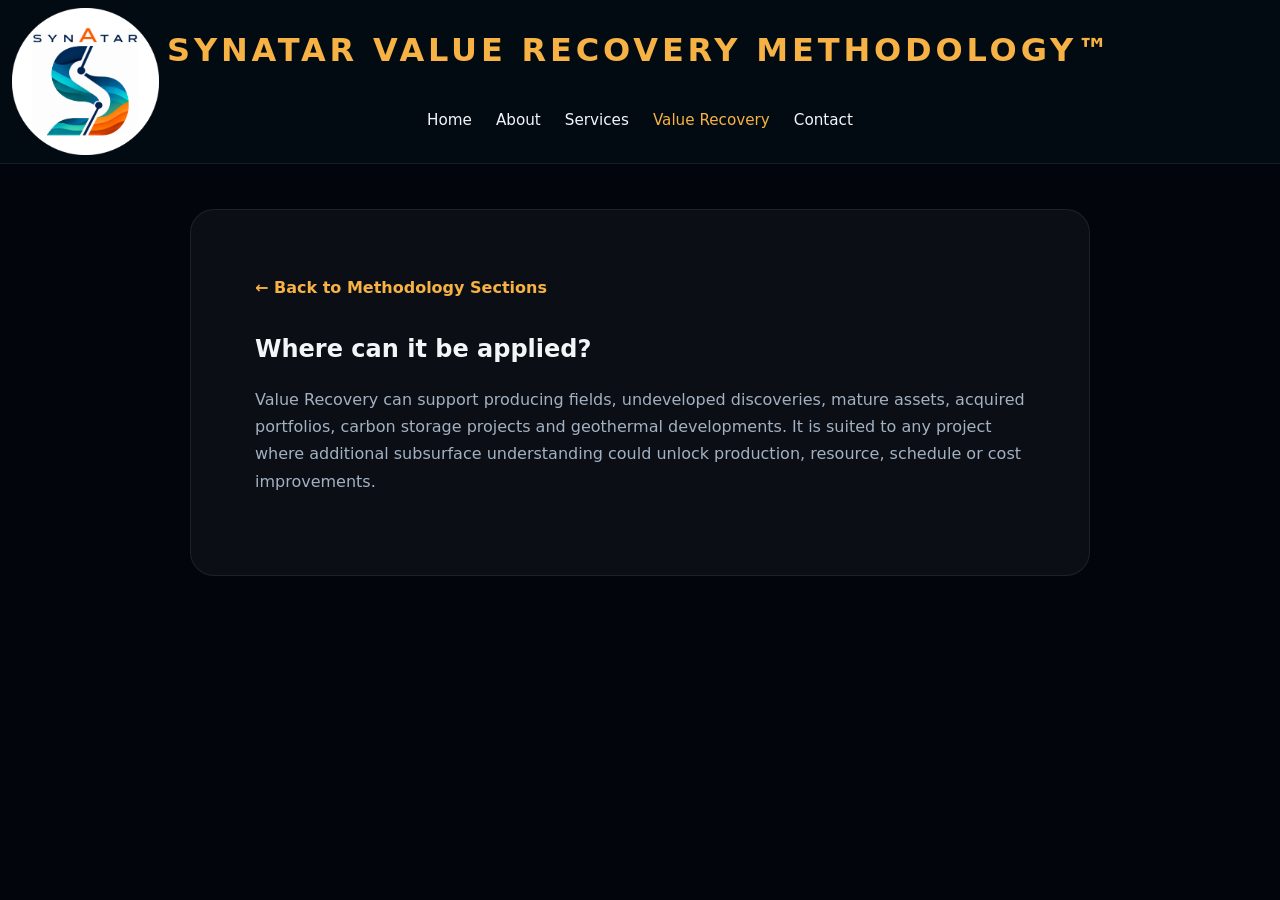
<file: value-recovery-applications.html>
<!DOCTYPE html><html lang="en"><head><meta charset="UTF-8"><meta name="viewport" content="width=device-width, initial-scale=1.0"><title>Where It Applies | SynAtar</title><link rel="icon" type="image/png" href="favicon.png"><link rel="stylesheet" href="styles.css"></head><body><header class="site-header"><div class="topbar value-recovery-topbar"><div class="brand"><img src="LogoRound3.png" alt="SynAtar logo" class="logo"></div><p class="header-tagline">SynAtar Value Recovery Methodology™</p><nav class="nav-links"><a href="index.html">Home</a><a href="about.html">About</a><a href="services.html">Services</a><a href="value-recovery.html" aria-current="location">Value Recovery</a><a href="contact.html">Contact</a></nav></div></header><main><section class="section value-recovery-section"><div class="value-recovery-detail-page"><a class="back-link" href="value-recovery-sections.html">Back to Methodology Sections</a><h1>Where can it be applied?</h1><p>Value Recovery can support producing fields, undeveloped discoveries, mature assets, acquired portfolios, carbon storage projects and geothermal developments. It is suited to any project where additional subsurface understanding could unlock production, resource, schedule or cost improvements.</p></div></section></main></body></html>
</file>
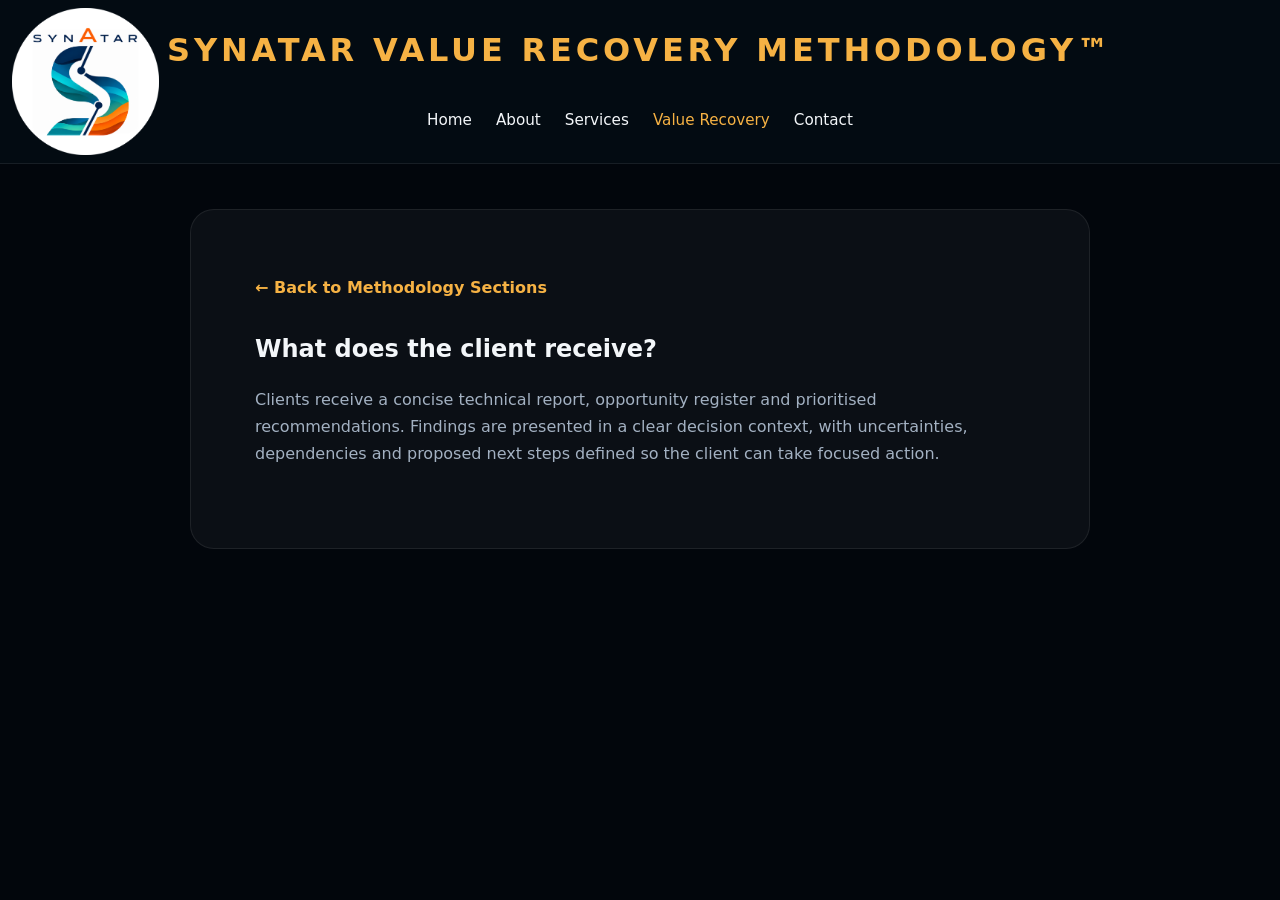
<file: value-recovery-delivery.html>
<!DOCTYPE html><html lang="en"><head><meta charset="UTF-8"><meta name="viewport" content="width=device-width, initial-scale=1.0"><title>Client Delivery | SynAtar</title><link rel="icon" type="image/png" href="favicon.png"><link rel="stylesheet" href="styles.css"></head><body><header class="site-header"><div class="topbar value-recovery-topbar"><div class="brand"><img src="LogoRound3.png" alt="SynAtar logo" class="logo"></div><p class="header-tagline">SynAtar Value Recovery Methodology™</p><nav class="nav-links"><a href="index.html">Home</a><a href="about.html">About</a><a href="services.html">Services</a><a href="value-recovery.html" aria-current="location">Value Recovery</a><a href="contact.html">Contact</a></nav></div></header><main><section class="section value-recovery-section"><div class="value-recovery-detail-page"><a class="back-link" href="value-recovery-sections.html">Back to Methodology Sections</a><h1>What does the client receive?</h1><p>Clients receive a concise technical report, opportunity register and prioritised recommendations. Findings are presented in a clear decision context, with uncertainties, dependencies and proposed next steps defined so the client can take focused action.</p></div></section></main></body></html>
</file>
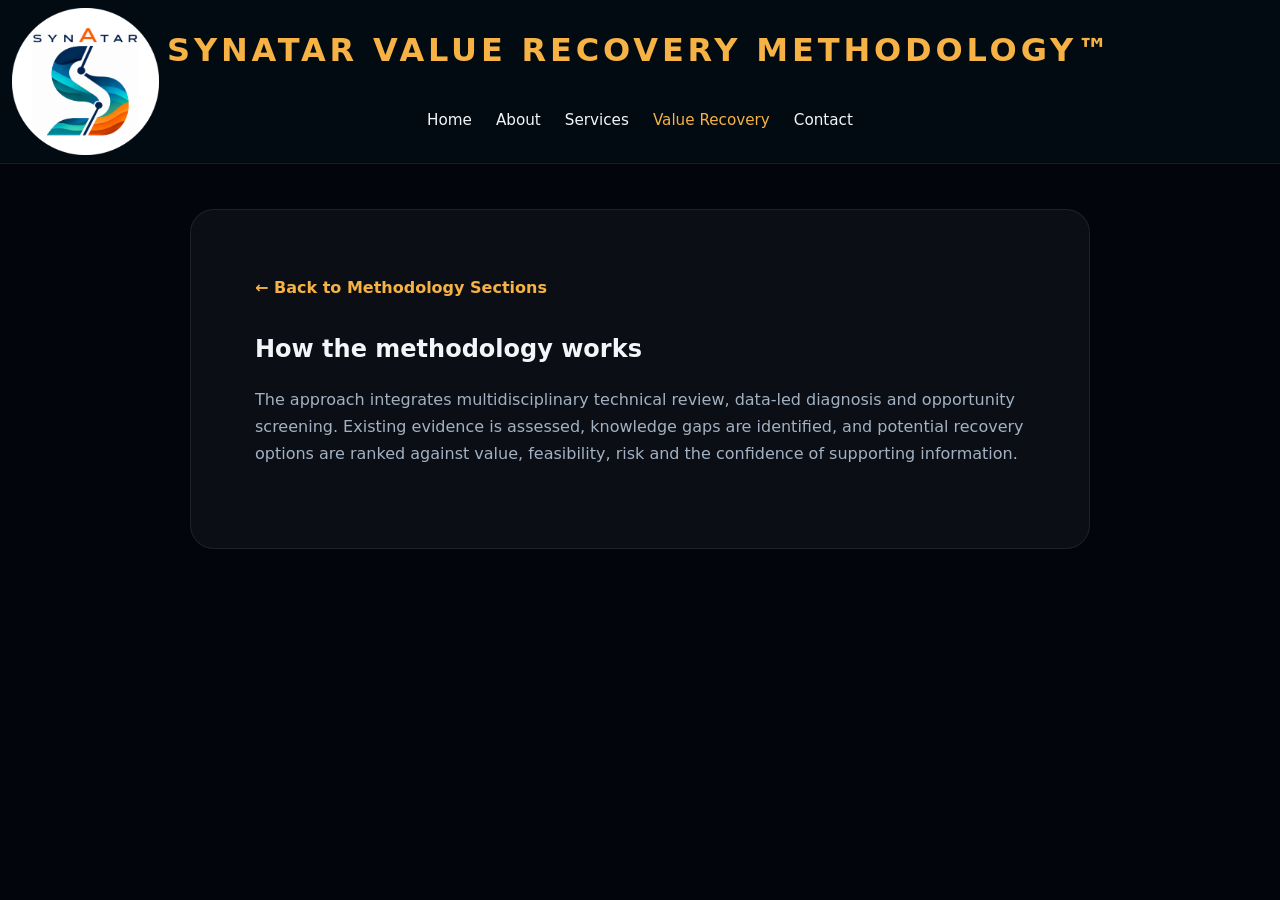
<file: value-recovery-methodology.html>
<!DOCTYPE html><html lang="en"><head><meta charset="UTF-8"><meta name="viewport" content="width=device-width, initial-scale=1.0"><title>How the Methodology Works | SynAtar</title><link rel="icon" type="image/png" href="favicon.png"><link rel="stylesheet" href="styles.css"></head><body><header class="site-header"><div class="topbar value-recovery-topbar"><div class="brand"><img src="LogoRound3.png" alt="SynAtar logo" class="logo"></div><p class="header-tagline">SynAtar Value Recovery Methodology™</p><nav class="nav-links"><a href="index.html">Home</a><a href="about.html">About</a><a href="services.html">Services</a><a href="value-recovery.html" aria-current="location">Value Recovery</a><a href="contact.html">Contact</a></nav></div></header><main><section class="section value-recovery-section"><div class="value-recovery-detail-page"><a class="back-link" href="value-recovery-sections.html">Back to Methodology Sections</a><h1>How the methodology works</h1><p>The approach integrates multidisciplinary technical review, data-led diagnosis and opportunity screening. Existing evidence is assessed, knowledge gaps are identified, and potential recovery options are ranked against value, feasibility, risk and the confidence of supporting information.</p></div></section></main></body></html>
</file>
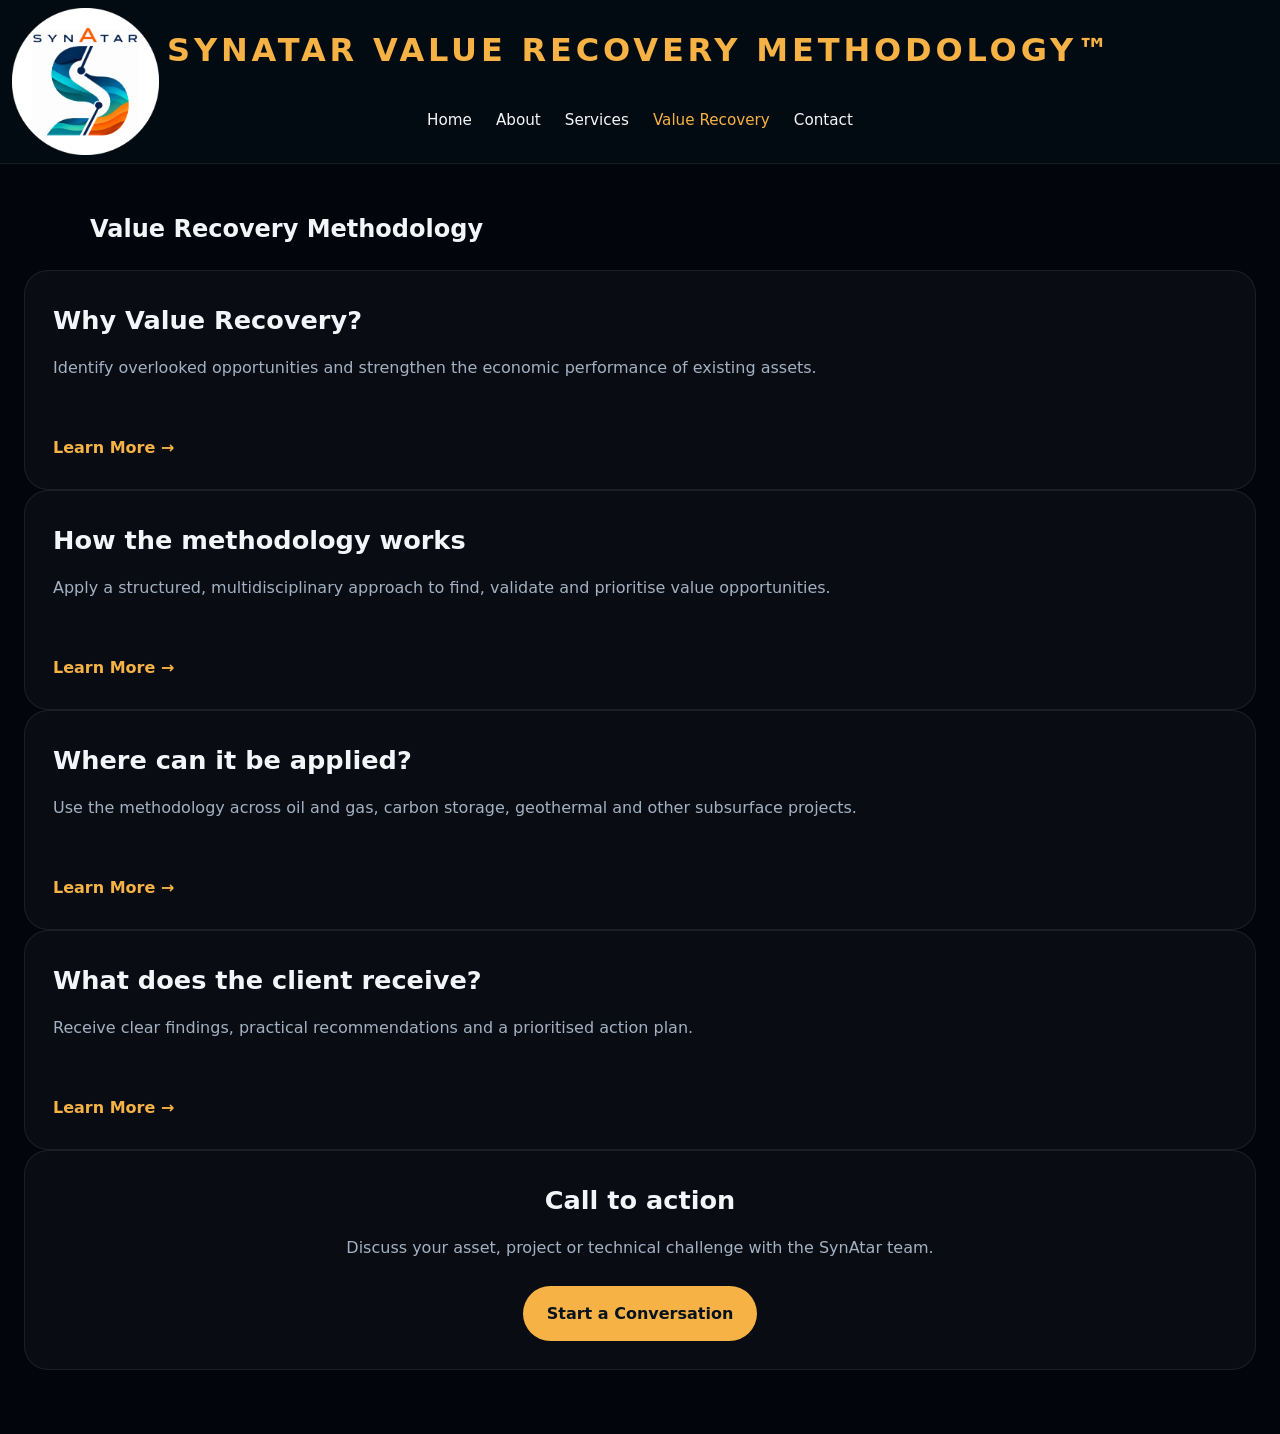
<file: value-recovery-sections.html>
<!DOCTYPE html>
<html lang="en">
<head>
  <meta charset="UTF-8" />
  <meta name="viewport" content="width=device-width, initial-scale=1.0" />
  <title>Value Recovery Methodology | SynAtar</title>
  <link rel="icon" type="image/png" sizes="64x64" href="favicon.png" />
  <link rel="stylesheet" href="styles.css" />
</head>
<body>
  <header class="site-header">
    <div class="topbar value-recovery-topbar">
      <div class="brand"><img src="LogoRound3.png" alt="SynAtar logo" class="logo" /></div>
      <p class="header-tagline">SynAtar Value Recovery Methodology™</p>
      <nav class="nav-links" aria-label="Primary navigation"><a href="index.html">Home</a><a href="about.html">About</a><a href="services.html">Services</a><a href="value-recovery.html" aria-current="location">Value Recovery</a><a href="contact.html">Contact</a></nav>
    </div>
  </header>
  <main>
    <section class="section value-recovery-section">
      <div class="section-header"><h1>Value Recovery Methodology</h1></div>
      <div class="cards-grid value-recovery-grid">
        <article class="card value-recovery-card"><div class="card-content"><h2>Why Value Recovery?</h2><p>Identify overlooked opportunities and strengthen the economic performance of existing assets.</p><a class="learn-more" href="value-recovery-why.html">Learn More</a></div></article>
        <article class="card value-recovery-card"><div class="card-content"><h2>How the methodology works</h2><p>Apply a structured, multidisciplinary approach to find, validate and prioritise value opportunities.</p><a class="learn-more" href="value-recovery-methodology.html">Learn More</a></div></article>
        <article class="card value-recovery-card"><div class="card-content"><h2>Where can it be applied?</h2><p>Use the methodology across oil and gas, carbon storage, geothermal and other subsurface projects.</p><a class="learn-more" href="value-recovery-applications.html">Learn More</a></div></article>
        <article class="card value-recovery-card"><div class="card-content"><h2>What does the client receive?</h2><p>Receive clear findings, practical recommendations and a prioritised action plan.</p><a class="learn-more" href="value-recovery-delivery.html">Learn More</a></div></article>
        <article class="card value-recovery-card value-recovery-cta"><div class="card-content"><h2>Call to action</h2><p>Discuss your asset, project or technical challenge with the SynAtar team.</p><a class="btn btn-primary" href="contact.html">Start a Conversation</a></div></article>
      </div>
    </section>
  </main>
</body>
</html>
</file>
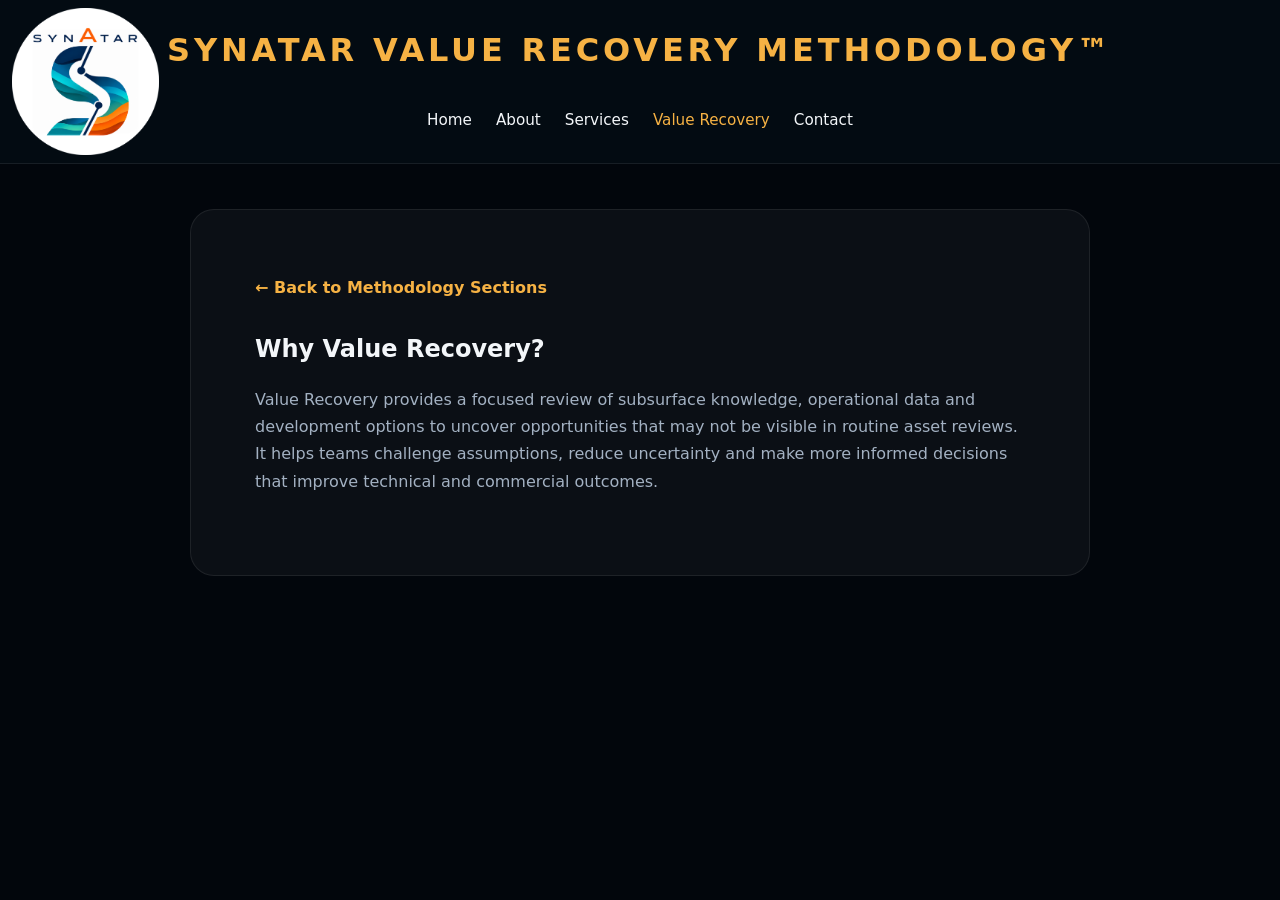
<file: value-recovery-why.html>
<!DOCTYPE html><html lang="en"><head><meta charset="UTF-8"><meta name="viewport" content="width=device-width, initial-scale=1.0"><title>Why Value Recovery | SynAtar</title><link rel="icon" type="image/png" href="favicon.png"><link rel="stylesheet" href="styles.css"></head><body><header class="site-header"><div class="topbar value-recovery-topbar"><div class="brand"><img src="LogoRound3.png" alt="SynAtar logo" class="logo"></div><p class="header-tagline">SynAtar Value Recovery Methodology™</p><nav class="nav-links"><a href="index.html">Home</a><a href="about.html">About</a><a href="services.html">Services</a><a href="value-recovery.html" aria-current="location">Value Recovery</a><a href="contact.html">Contact</a></nav></div></header><main><section class="section value-recovery-section"><div class="value-recovery-detail-page"><a class="back-link" href="value-recovery-sections.html">Back to Methodology Sections</a><h1>Why Value Recovery?</h1><p>Value Recovery provides a focused review of subsurface knowledge, operational data and development options to uncover opportunities that may not be visible in routine asset reviews. It helps teams challenge assumptions, reduce uncertainty and make more informed decisions that improve technical and commercial outcomes.</p></div></section></main></body></html>
</file>
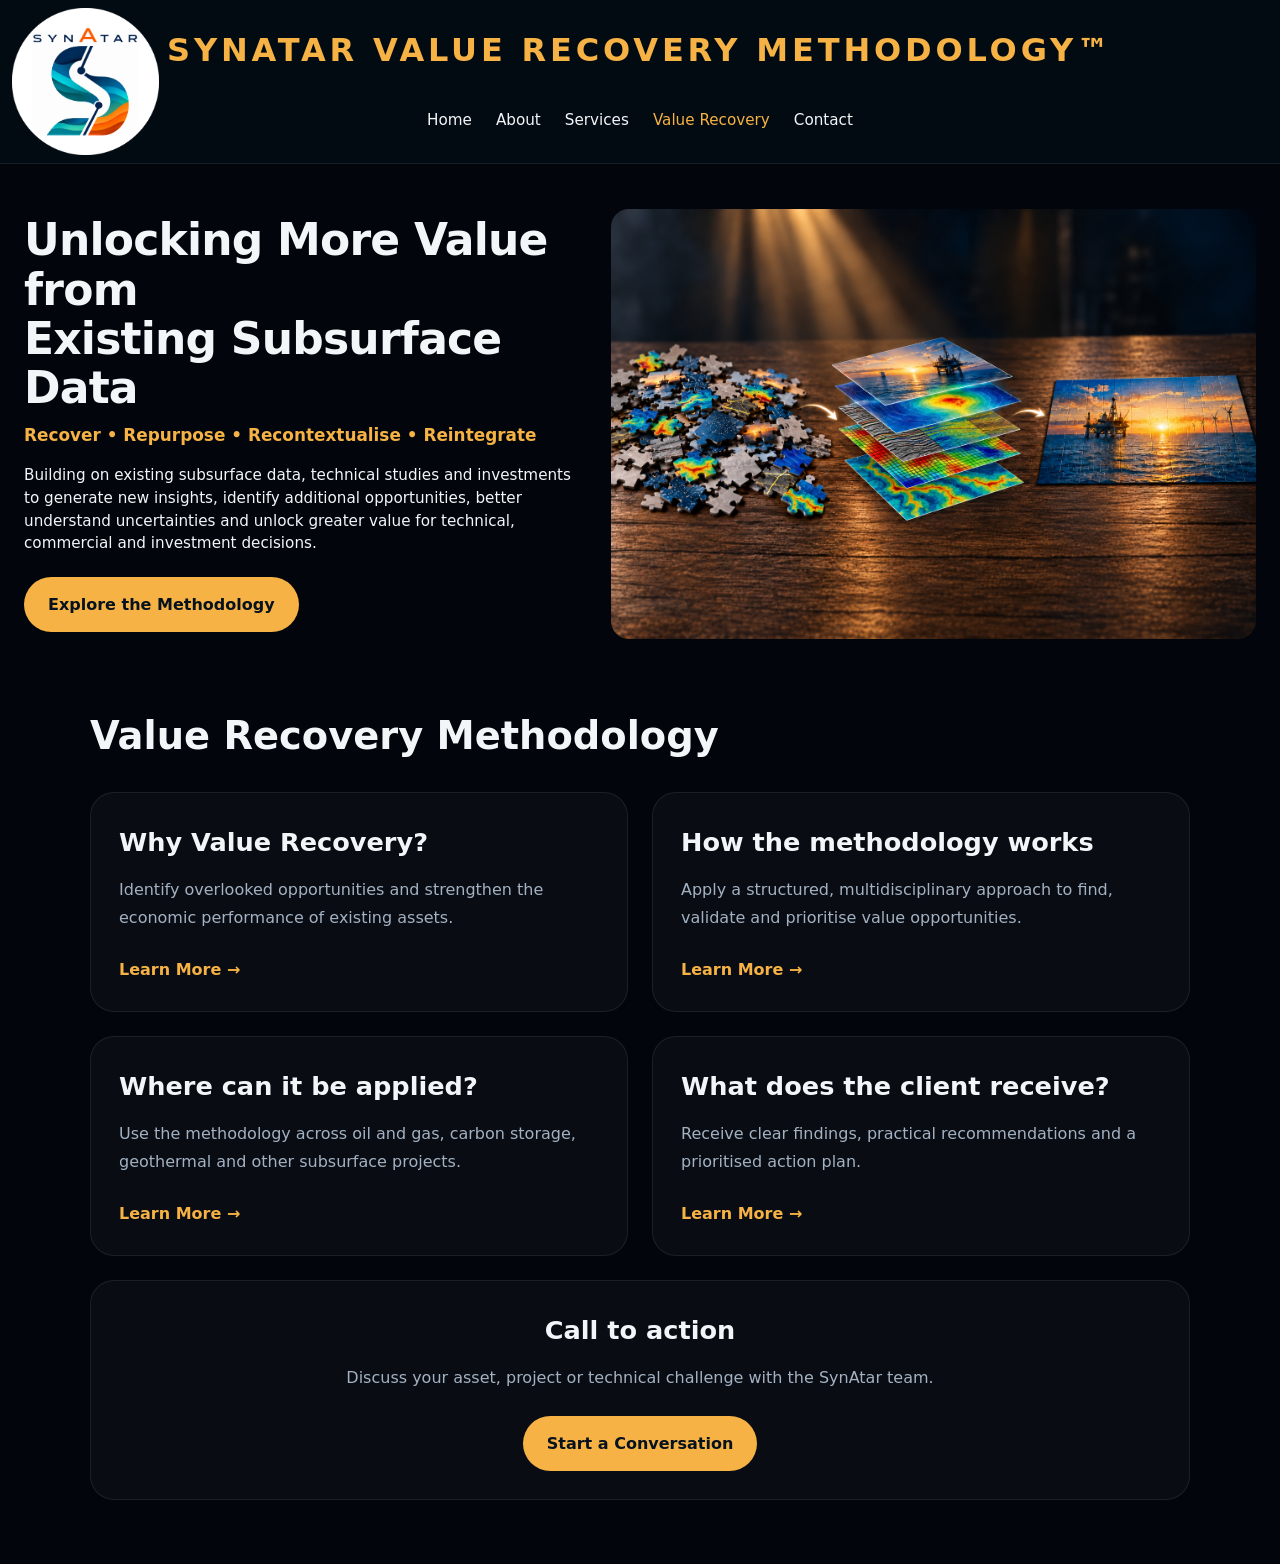
<file: value-recovery.html>
<!DOCTYPE html>
<html lang="en">
<head>
  <meta charset="UTF-8" />
  <meta name="viewport" content="width=device-width, initial-scale=1.0" />
  <title>Value Recovery | SynAtar</title>
  <link rel="icon" type="image/png" sizes="64x64" href="favicon.png" />
  <link rel="stylesheet" href="styles.css" />
</head>
<body>
  <header class="site-header">
    <div class="topbar value-recovery-topbar">
      <div class="brand">
        <img src="LogoRound3.png" alt="SynAtar logo" class="logo" />
      </div>
      <p class="header-tagline">SynAtar Value Recovery Methodology™</p>
      <nav class="nav-links" aria-label="Primary navigation">
        <a href="index.html">Home</a>
        <a href="about.html">About</a>
        <a href="services.html">Services</a>
        <a href="value-recovery.html" aria-current="page">Value Recovery</a>
        <a href="contact.html">Contact</a>
      </nav>
    </div>
  </header>

  <main>
    <section class="section value-recovery-section value-recovery-hero-section">
      <div class="value-recovery-hero">
        <div class="value-recovery-heading">
          <h1>Unlocking More Value from<br />Existing Subsurface Data</h1>
          <p class="value-recovery-keywords">Recover • Repurpose • Recontextualise • Reintegrate</p>
          <p class="value-recovery-introduction">Building on existing subsurface data, technical studies and investments to generate new insights, identify additional opportunities, better understand uncertainties and unlock greater value for technical, commercial and investment decisions.</p>
          <a class="btn btn-primary" href="#methodology">Explore the Methodology</a>
        </div>
        <img class="value-recovery-image" src="ValueRecovery.png" alt="Value Recovery methodology" />
      </div>
    </section>
    <section class="section value-recovery-methodology-section" id="methodology" aria-labelledby="methodology-title">
      <div class="section-header"><h2 id="methodology-title">Value Recovery Methodology</h2></div>
      <div class="cards-grid value-recovery-grid">
        <article class="card value-recovery-card">
          <div class="card-content">
            <h2>Why Value Recovery?</h2>
            <p>Identify overlooked opportunities and strengthen the economic performance of existing assets.</p>
            <a class="learn-more" href="value-recovery-why.html">Learn More</a>
          </div>
        </article>
        <article class="card value-recovery-card">
          <div class="card-content">
            <h2>How the methodology works</h2>
            <p>Apply a structured, multidisciplinary approach to find, validate and prioritise value opportunities.</p>
            <a class="learn-more" href="value-recovery-methodology.html">Learn More</a>
          </div>
        </article>
        <article class="card value-recovery-card">
          <div class="card-content">
            <h2>Where can it be applied?</h2>
            <p>Use the methodology across oil and gas, carbon storage, geothermal and other subsurface projects.</p>
            <a class="learn-more" href="value-recovery-applications.html">Learn More</a>
          </div>
        </article>
        <article class="card value-recovery-card">
          <div class="card-content">
            <h2>What does the client receive?</h2>
            <p>Receive clear findings, practical recommendations and a prioritised action plan.</p>
            <a class="learn-more" href="value-recovery-delivery.html">Learn More</a>
          </div>
        </article>
        <article class="card value-recovery-card value-recovery-cta">
          <div class="card-content">
            <h2>Call to action</h2>
            <p>Discuss your asset, project or technical challenge with the SynAtar team.</p>
            <a class="btn btn-primary" href="contact.html">Start a Conversation</a>
          </div>
        </article>
      </div>
    </section>
  </main>
</body>
</html>
</file>
<file: styles.css>
:root {
  --bg: #040c13;
  --surface: rgba(10, 20, 28, 0.92);
  --surface-light: rgba(255, 255, 255, 0.08);
  --text: #f3f6f9;
  --muted: #a3b1c2;
  --accent: #f6b244;
  --accent-strong: #f5a51b;
  --max-width: 1200px;
  --header-height: 164px;
}

* {
  box-sizing: border-box;
}

html {
  -webkit-text-size-adjust: 100%;
  scroll-behavior: smooth;
}

@media (prefers-reduced-motion: reduce) {
  html {
    scroll-behavior: auto;
  }
}

body {
  margin: 0;
  padding-top: var(--header-height);
  font-family: Inter, system-ui, -apple-system, BlinkMacSystemFont, "Segoe UI", sans-serif;
  color: var(--text);
  background: #02060c;
  line-height: 1.7;
}

img {
  max-width: 100%;
}

a {
  color: inherit;
  text-decoration: none;
}

img.logo {
  height: calc(var(--header-height) - 17px);
  width: auto;
  margin-right: 12px;
}

.site-header {
  position: relative;
}

.topbar {
  display: grid;
  grid-template-columns: 1fr auto 1fr;
  align-items: center;
  padding: 24px 32px;
  position: fixed;
  top: 0;
  left: 0;
  width: 100%;
  min-height: var(--header-height);
  padding-top: 3px;
  padding-bottom: 3px;
  z-index: 1000;
  background: rgba(4, 12, 19, 0.96);
  border-bottom: 1px solid rgba(255, 255, 255, 0.08);
  backdrop-filter: blur(14px);
}

.brand {
  display: flex;
  align-items: center;
  color: #fff;
  font-weight: 700;
  letter-spacing: 0.03em;
  background: transparent;
  border-radius: 0;
  padding: 0;
  justify-self: start;
}

.header-tagline {
  min-width: 0;
  margin: 0;
  color: var(--accent);
  font-size: clamp(1.6rem, 2.5vw, 2rem);
  font-weight: 600;
  letter-spacing: 0.12em;
  line-height: 1.5;
  text-align: center;
  text-transform: uppercase;
}

.nav-links {
  display: flex;
  gap: 24px;
  justify-self: end;
}

.nav-links a {
  color: #f3f6f9;
  font-size: 0.95rem;
  transition: color 0.2s ease;
  white-space: nowrap;
}

.nav-links a:hover {
  color: var(--accent);
}

.hero-section {
  width: 100%;
  max-width: 1600px;
  margin: 0 auto;
  min-height: 65vh;
  display: grid;
  grid-template-columns: minmax(0, 44fr) minmax(0, 56fr);
  gap: 16px;
  align-items: center;
  padding: 1px clamp(24px, 4vw, 64px) 72px;
  position: relative;
}

.hero-image {
  background: center/contain no-repeat url('poster.jpg');
  aspect-ratio: 3300 / 1819;
  overflow: hidden;
  border-radius: 32px;
}

.hero-content {
  min-width: 0;
  padding: 0 24px;
  max-width: 620px;
  text-align: left;
  z-index: 1;
}

.eyebrow {
  text-transform: uppercase;
  letter-spacing: 0.24em;
  color: var(--accent);
  margin-bottom: 18px;
  font-size: 0.9rem;
}

.eyebrow.highlight {
  color: var(--accent);
}

.hero-content h1 {
  font-size: clamp(3rem, 5vw, 5.2rem);
  margin: 0;
  line-height: 0.95;
}

.hero-content p {
  font-size: 1.05rem;
  max-width: 620px;
  margin: 24px 0 32px;
  color: var(--muted);
}

.hero-content .eyebrow {
  max-width: none;
  margin: 0 0 18px;
  color: var(--accent);
  font-size: clamp(0.75rem, 0.9vw, 0.9rem);
  letter-spacing: 0.16em;
  line-height: 1.35;
}

.hero-content .eyebrow span {
  display: block;
  white-space: nowrap;
}

.hero-content .hero-description {
  margin: 18px 0 0;
  line-height: 1.6;
}

.hero-content .hero-description + .hero-description {
  margin-top: 12px;
}

.hero-content .hero-description:last-of-type {
  margin-bottom: 28px;
}

.hero-actions {
  display: flex;
  gap: 14px;
  flex-wrap: wrap;
}

.btn {
  display: inline-flex;
  align-items: center;
  justify-content: center;
  padding: 14px 24px;
  border-radius: 999px;
  font-weight: 600;
}

.btn-primary {
  background: var(--accent);
  color: #07121f;
}

.btn-secondary {
  border: 1px solid var(--accent);
  color: var(--accent);
  background: transparent;
}

.section {
  padding: 88px 24px;
}

.section-inner {
  max-width: var(--max-width);
  margin: 0 auto;
}

.section-label {
  display: inline-block;
  color: var(--accent);
  text-transform: uppercase;
  letter-spacing: 0.24em;
  font-size: 0.75rem;
  margin-bottom: 18px;
}

.section h2 {
  font-size: clamp(2rem, 3vw, 3rem);
  margin: 0 0 24px;
}

.about-layout {
  display: grid;
  grid-template-columns: minmax(0, 1.1fr) minmax(0, 0.9fr);
  gap: clamp(24px, 5vw, 64px);
  align-items: center;
  max-width: 1400px;
}

.about-section .about-section-label {
  margin: 0 0 4px;
  color: var(--accent);
  font-size: 0.75rem;
  letter-spacing: 0.16em;
  text-transform: uppercase;
}

.about-section .about-headline {
  margin: 0 0 24px;
  color: var(--text);
  font-size: clamp(1.75rem, 3vw, 2.5rem);
  font-weight: 700;
  line-height: 1.12;
}

.about-section .section-text {
  line-height: 1.7;
}

.about-section .section-text > p:not(.about-section-label) {
  max-width: 720px;
  color: var(--muted);
}

.about-image {
  display: block;
  width: 100%;
  height: auto;
  border: 1px solid rgba(255, 255, 255, 0.08);
  border-radius: 24px;
}

.about-highlights {
  position: relative;
  width: calc(100% - 48px);
  max-width: 1400px;
  margin: 0 auto 48px;
  padding: 32px 16px 20px;
  border-radius: 0 0 18px 18px;
  background: var(--surface);
}

.about-highlights::before {
  position: absolute;
  top: 16px;
  right: 16px;
  left: 16px;
  height: 1px;
  background: rgba(255, 255, 255, 0.12);
  content: "";
}

.about-highlights-grid {
  display: grid;
  grid-template-columns: repeat(3, minmax(0, 1fr));
  gap: 24px;
}

.about-highlight {
  min-width: 0;
}

.about-highlight-icon {
  display: block;
  width: 18px;
  height: 18px;
  margin-bottom: 10px;
  color: var(--accent);
}

.about-highlight h2 {
  margin: 0 0 2px;
  font-size: 0.95rem;
  line-height: 1.3;
}

.about-highlight p {
  margin: 0;
  color: var(--text);
  font-size: 0.78rem;
  line-height: 1.4;
}

.services-section {
  background: #06111c;
}

.services-feature {
  display: grid;
  grid-template-columns: minmax(0, 0.9fr) minmax(0, 1.1fr);
  align-items: center;
  gap: clamp(24px, 5vw, 72px);
  max-width: 1400px;
  margin: 0 auto 56px;
}

.services-intro {
  max-width: 620px;
}

.services-intro-label {
  margin-bottom: 10px;
}

.services-intro h1 {
  margin: 0 0 20px;
  font-size: clamp(2rem, 4vw, 3rem);
  line-height: 1.12;
}

.services-intro p:not(.section-label) {
  margin: 0 0 16px;
  color: var(--muted);
}

.section-header {
  max-width: 1100px;
  margin: 0 auto;
}

.services-feature-image {
  min-width: 0;
  overflow: hidden;
  border-radius: clamp(24px, 3vw, 48px);
}

.services-feature-image img {
  display: block;
  width: 100%;
  height: auto;
  border-radius: inherit;
  clip-path: inset(0 round clamp(24px, 3vw, 48px));
}

.service-card-grid {
  display: grid;
  grid-template-columns: repeat(3, minmax(0, 1fr));
  grid-auto-rows: 1fr;
  gap: 18px;
}

.service-category-technology .service-card-grid {
  grid-template-columns: repeat(2, minmax(0, 1fr));
}

.service-groups {
  display: grid;
  gap: 36px;
  max-width: 1400px;
  margin: 0 auto;
}

.service-category h2 {
  margin: 0 0 16px;
  color: var(--accent);
  font-size: clamp(1.15rem, 1.7vw, 1.4rem);
  line-height: 1.35;
}

.service-card-grid > .service-card:last-child:nth-child(4) {
  grid-column: 2;
}

.service-card {
  min-height: 245px;
  border-radius: 20px;
}

.service-card .card-content {
  padding: 22px;
}

.service-icon {
  display: block;
  flex: 0 0 auto;
  width: 22px;
  height: 22px;
  margin-bottom: 14px;
  fill: none;
  stroke: var(--accent);
  stroke-width: 1.75;
  stroke-linecap: round;
  stroke-linejoin: round;
}

.service-card .card-content h3 {
  margin: 0 0 12px;
  font-size: 1.05rem;
  line-height: 1.35;
}

.service-card .card-content h3 a {
  color: inherit;
  text-decoration: none;
}

.service-card .card-content h3 a:hover,
.service-card .card-content h3 a:focus-visible {
  color: var(--accent);
}

.service-card .card-content h3 a:focus-visible {
  outline: 2px solid var(--accent);
  outline-offset: 3px;
}

.service-card .card-content p {
  margin: 0 0 18px;
  color: var(--muted);
  font-size: 0.92rem;
  line-height: 1.55;
}

.services-value-recovery {
  display: flex;
  align-items: center;
  justify-content: space-between;
  gap: 32px;
  max-width: 1400px;
  margin: 0 auto 56px;
  padding: 32px 36px;
  border: 1px solid rgba(246, 178, 68, 0.28);
  border-radius: 24px;
  background: linear-gradient(120deg, rgba(246, 178, 68, 0.08), rgba(255, 255, 255, 0.025));
}

.services-value-recovery-copy {
  max-width: 900px;
}

.services-value-recovery .section-label {
  margin-bottom: 8px;
}

.services-value-recovery h2 {
  margin: 0 0 10px;
  font-size: clamp(1.4rem, 2.4vw, 2rem);
}

.services-value-recovery p:not(.section-label) {
  margin: 0;
  color: var(--muted);
}

.services-value-recovery p.services-value-recovery-tagline {
  margin: 12px 0 0;
  color: var(--accent);
  font-weight: 700;
}

.services-value-recovery .btn {
  flex: 0 0 auto;
}

.services-cta {
  display: flex;
  flex-direction: column;
  align-items: center;
  gap: 14px;
  max-width: 1400px;
  margin: 56px auto 0;
  padding: 40px;
  border: 1px solid rgba(255, 255, 255, 0.1);
  border-radius: 24px;
  background: rgba(255, 255, 255, 0.04);
  text-align: center;
}

.services-cta-copy {
  max-width: 1000px;
}

.services-cta h2 {
  margin: 0 0 12px;
  font-size: clamp(1.5rem, 2.6vw, 2.2rem);
}

.services-cta p {
  margin: 0;
  color: var(--muted);
  line-height: 1.6;
}

.card {
  display: flex;
  flex-direction: column;
  border: 1px solid rgba(255, 255, 255, 0.08);
  border-radius: 24px;
  overflow: hidden;
  background: rgba(255, 255, 255, 0.03);
}

.card-image {
  min-height: 260px;
  background: center/cover no-repeat url('poster.jpg');
}

.geophysics-image {
  background-image: url('geophysics.png');
  background-position: center 10px;
  background-size: auto calc(100% - 20px);
  background-repeat: no-repeat;
}

.card-content {
  display: flex;
  flex: 1;
  flex-direction: column;
  padding: 28px;
}

.card-content h3 {
  margin: 0 0 14px;
  line-height: 1.3;
}

.card-content p {
  flex: 1;
  margin: 0 0 22px;
  color: var(--muted);
}

.learn-more {
  align-self: flex-start;
  color: var(--accent);
  font-weight: 700;
}

.learn-more::after {
  content: " \2192";
}

.learn-more:hover {
  color: var(--text);
}

.service-details-section {
  min-height: calc(100vh - var(--header-height));
  background: linear-gradient(180deg, #07121f 0%, #031017 100%);
}

.service-details-heading {
  margin-bottom: 32px;
}

.service-details-heading h1 {
  margin: 12px 0 0;
  font-size: clamp(2.2rem, 4vw, 3.5rem);
}

.back-link {
  color: var(--accent);
  font-weight: 700;
}

.back-link::before {
  content: "\2190  ";
}

.service-details-grid {
  display: grid;
  grid-template-columns: repeat(2, minmax(0, 1fr));
  gap: 24px;
}

.service-detail {
  scroll-margin-top: calc(var(--header-height) + 24px);
  padding: 32px;
  border: 1px solid rgba(255, 255, 255, 0.08);
  border-radius: 20px;
  background: rgba(255, 255, 255, 0.04);
}

.service-detail[hidden] {
  display: none;
}

.service-details-grid.single-service {
  grid-template-columns: 1fr;
}

.service-detail h2 {
  margin-bottom: 16px;
  font-size: clamp(1.4rem, 2vw, 1.8rem);
}

.service-detail p {
  margin: 0;
  color: var(--muted);
}

.expertise-section {
  background: linear-gradient(180deg, #07121f 0%, #031017 100%);
}

.expertise-card {
  max-width: 900px;
  margin: 0 auto;
  padding: 56px;
  border-radius: 28px;
  background: rgba(255, 255, 255, 0.04);
  border: 1px solid rgba(255, 255, 255, 0.08);
}

.expertise-card h2 {
  margin: 0 0 18px;
}

.expertise-card ul {
  margin: 0;
  padding: 0;
  list-style: none;
  display: grid;
  gap: 12px;
}

.expertise-card li {
  padding-left: 18px;
  position: relative;
  color: var(--muted);
}

.expertise-card li::before {
  content: "•";
  position: absolute;
  left: 0;
  color: var(--accent);
}

.contact-section {
  background: #040c13;
}

.contact-layout {
  display: grid;
  grid-template-columns: minmax(0, 0.9fr) minmax(0, 1.1fr);
  gap: clamp(40px, 6vw, 80px);
  align-items: center;
  max-width: 1250px;
  margin: 0 auto;
}

.contact-intro .contact-section-label {
  margin: 0 0 14px;
  color: var(--accent);
}

.contact-intro h2 {
  margin: 0 0 24px;
  line-height: 1.2;
}

.contact-intro > p:not(.section-label) {
  margin: 0 0 16px;
  color: var(--muted);
  font-size: 1.05rem;
  line-height: 1.65;
}

.contact-details {
  display: grid;
  gap: 10px;
  margin-top: 24px;
}

.contact-details p {
  margin: 0;
  color: var(--text);
  font-size: 0.98rem;
}

.contact-details strong {
  margin-right: 8px;
  color: var(--accent);
}

.contact-details a {
  text-decoration: underline;
  text-decoration-color: rgba(246, 178, 68, 0.55);
  text-underline-offset: 3px;
  overflow-wrap: anywhere;
}

.contact-details a:hover,
.privacy-notice a:hover {
  color: var(--accent);
}

.contact-intro > p.contact-location {
  margin: 24px 0 0;
  color: var(--accent);
  font-weight: 600;
}

.contact-form h2 {
  margin: 0;
  font-size: clamp(1.45rem, 2vw, 1.8rem);
  line-height: 1.2;
}

.contact-form {
  display: grid;
  gap: 20px;
  padding: clamp(24px, 4vw, 40px);
  border: 1px solid rgba(255, 255, 255, 0.1);
  border-radius: 24px;
  background: linear-gradient(145deg, rgba(255, 255, 255, 0.07), rgba(255, 255, 255, 0.025));
  box-shadow: 0 24px 70px rgba(0, 0, 0, 0.28);
}

.honeypot-field {
  position: absolute;
  width: 1px;
  height: 1px;
  overflow: hidden;
  clip-path: inset(50%);
  white-space: nowrap;
}

.form-field {
  display: grid;
  gap: 8px;
}

.form-field label {
  color: var(--text);
  font-size: 0.9rem;
  font-weight: 600;
}

.form-field label span {
  color: var(--muted);
  font-size: 0.8rem;
  font-weight: 400;
}

.form-field input,
.form-field select,
.form-field textarea {
  width: 100%;
  border: 1px solid rgba(255, 255, 255, 0.14);
  border-radius: 12px;
  outline: none;
  padding: 13px 15px;
  color: var(--text);
  background: rgba(2, 6, 12, 0.72);
  font: inherit;
  transition: border-color 0.2s ease, box-shadow 0.2s ease;
}

.form-field textarea {
  min-height: 160px;
  resize: vertical;
}

.form-field select {
  color-scheme: dark;
  cursor: pointer;
}

.form-field input:focus,
.form-field select:focus,
.form-field textarea:focus {
  border-color: var(--accent);
  box-shadow: 0 0 0 3px rgba(246, 178, 68, 0.14);
}

.form-submit {
  width: 100%;
  border: 0;
  cursor: pointer;
  font: inherit;
}

.form-submit:disabled {
  cursor: wait;
  opacity: 0.7;
}

.form-confirmation {
  grid-column: 2;
  align-self: center;
  padding: clamp(28px, 5vw, 48px);
  border: 1px solid rgba(246, 178, 68, 0.35);
  border-radius: 24px;
  background: rgba(246, 178, 68, 0.08);
  text-align: center;
}

.form-confirmation strong {
  display: block;
  color: var(--accent);
  font-size: clamp(2rem, 4vw, 3.2rem);
  line-height: 1.1;
}

.form-confirmation p {
  margin: 20px 0 0;
  color: var(--text);
  font-size: 1.05rem;
}

.form-error {
  grid-column: 2;
  margin: -64px 0 0;
  color: #ff9b9b;
  text-align: center;
}

.privacy-notice {
  margin: 0;
  color: var(--muted);
  font-size: 0.85rem;
  line-height: 1.5;
}

.privacy-notice a {
  color: var(--accent);
  text-decoration: underline;
  text-underline-offset: 2px;
}

.privacy-content {
  max-width: 900px;
  margin: 0 auto;
}

.privacy-content h1 {
  margin: 0 0 24px;
  font-size: clamp(2rem, 4vw, 3rem);
  line-height: 1.2;
}

.privacy-content h2 {
  margin: 32px 0 12px;
  color: var(--text);
  font-size: clamp(1.25rem, 2vw, 1.6rem);
  line-height: 1.3;
}

.privacy-content p,
.privacy-content li {
  color: var(--muted);
  line-height: 1.7;
}

.privacy-content ul {
  padding-left: 24px;
}

.privacy-content a {
  color: var(--accent);
  text-decoration: underline;
  text-underline-offset: 2px;
}

.privacy-draft-note {
  padding: 14px 18px;
  border-left: 3px solid var(--accent);
  background: rgba(246, 178, 68, 0.07);
}

.contact-section.submission-complete {
  display: grid;
  min-height: calc(100vh - var(--header-height));
  place-items: center;
}

.submission-complete .contact-layout {
  display: block;
  width: 100%;
}

.submission-complete .contact-intro,
.submission-complete .contact-form,
.submission-complete .form-error {
  display: none;
}

.submission-complete .form-confirmation {
  max-width: 820px;
  margin: 0 auto;
}

.site-footer {
  border-top: 1px solid rgba(255, 255, 255, 0.08);
  padding: 24px;
  text-align: center;
  color: var(--muted);
}

/* Restored shared header layout */
.topbar:not(.value-recovery-topbar) {
  grid-template-columns: max-content 1fr;
  grid-template-rows: auto auto;
  column-gap: 32px;
  row-gap: 0;
}

.topbar:not(.value-recovery-topbar) .brand,
.value-recovery-topbar .brand {
  grid-column: 1;
  grid-row: 1;
}

.topbar:not(.value-recovery-topbar) .nav-links,
.value-recovery-topbar .nav-links {
  grid-column: 1;
  grid-row: 2;
  justify-self: start;
  justify-content: flex-start;
  flex-wrap: wrap;
  width: max-content;
  max-width: calc(100vw - 32px);
  gap: 18px;
  padding-left: 4px;
  line-height: 1;
}

.topbar:not(.value-recovery-topbar) .nav-links a,
.value-recovery-topbar .nav-links a {
  padding: 2px 0 8px;
  font-size: 0.95rem;
}

.topbar:not(.value-recovery-topbar) .header-tagline,
.value-recovery-topbar .header-tagline {
  grid-column: 2;
  grid-row: 1 / 3;
  justify-self: center;
  max-width: 100%;
  text-align: center;
  font-size: clamp(1.6rem, 2.5vw, 2rem);
  letter-spacing: 0.12em;
  text-transform: uppercase;
  white-space: normal;
  overflow-wrap: normal;
}

/* Restored Value Recovery hero */
.value-recovery-topbar {
  grid-template-columns: max-content minmax(0, 1fr);
  grid-template-rows: auto auto;
  column-gap: 32px;
  row-gap: 0;
}

.value-recovery-section {
  padding: 22px 24px 64px;
}

.value-recovery-hero {
  display: grid;
  grid-template-columns: minmax(0, 46fr) minmax(0, 54fr);
  gap: clamp(24px, 3vw, 40px);
  align-items: center;
  max-width: 1400px;
  margin: 0 auto;
}

.value-recovery-hero-section {
  padding-bottom: 32px;
}

.value-recovery-methodology-section {
  padding: 32px 24px 64px;
  scroll-margin-top: calc(var(--header-height) + 24px);
}

.value-recovery-methodology-section .section-header {
  max-width: 1100px;
  margin: 0 auto;
}

.value-recovery-methodology-section .value-recovery-grid {
  display: grid;
  max-width: 1100px;
  gap: 24px;
  margin: 24px auto 0;
}

.value-recovery-heading,
.value-recovery-image {
  min-width: 0;
}

.value-recovery-heading h1 {
  margin: 0 0 12px;
  font-size: clamp(2rem, 4vw, 2.75rem);
  line-height: 1.12;
  letter-spacing: -0.018em;
}

.value-recovery-keywords {
  margin: 0 0 16px;
  color: var(--accent);
  font-size: clamp(0.82rem, 1.32vw, 1.08rem);
  font-weight: 700;
  line-height: 1.4;
  white-space: nowrap;
}

.value-recovery-introduction {
  max-width: 620px;
  margin: 0 0 22px;
  color: var(--text);
  font-size: clamp(0.95rem, 1.15vw, 1.05rem);
  line-height: 1.5;
}

.value-recovery-image {
  display: block;
  width: 100%;
  height: auto;
  max-height: 520px;
  object-fit: contain;
  border: 0;
  border-radius: 18px;
  background: transparent;
}

.value-recovery-grid {
  grid-template-columns: repeat(2, minmax(0, 1fr));
}

.value-recovery-card {
  min-height: 220px;
}

.value-recovery-card:last-child {
  grid-column: 1 / -1;
}

.value-recovery-card h2 {
  margin: 0 0 12px;
  font-size: clamp(1.35rem, 2vw, 1.8rem);
}

.value-recovery-cta .card-content {
  align-items: center;
  text-align: center;
}

.value-recovery-cta .btn {
  align-self: center;
}

.value-recovery-detail-page {
  max-width: 900px;
  margin: 0 auto;
  padding: clamp(32px, 6vw, 64px);
  border: 1px solid rgba(255, 255, 255, 0.08);
  border-radius: 24px;
  background: rgba(255, 255, 255, 0.04);
}

.value-recovery-detail-page h1 {
  margin: 28px 0 16px;
}

.value-recovery-detail-page p {
  max-width: 800px;
  color: var(--muted);
}

@media (max-width: 900px) {
  :root {
    --header-height: 164px;
  }

  .topbar {
    grid-template-columns: 1fr 1fr;
    gap: 6px 16px;
    padding: 8px 24px;
  }
  img.logo {
    height: 76px;
  }
  .header-tagline {
    justify-self: end;
    font-size: clamp(1.1rem, 3.2vw, 1.6rem);
    line-height: 1.3;
    text-align: right;
  }
  .nav-links {
    grid-column: 1 / -1;
    flex-wrap: wrap;
    justify-content: center;
    justify-self: center;
  }
  .service-card-grid {
    grid-template-columns: repeat(2, minmax(0, 1fr));
  }
  .service-card-grid > .service-card:last-child:nth-child(4) {
    grid-column: auto;
  }
  .services-value-recovery,
  .services-cta {
    flex-direction: column;
  }
  .services-value-recovery {
    align-items: flex-start;
  }
  .service-details-grid,
  .contact-layout,
  .about-layout {
    grid-template-columns: 1fr;
  }
  .about-image {
    max-width: 720px;
    margin: 0 auto;
  }
  .form-confirmation,
  .form-error {
    grid-column: 1;
  }
  .form-error {
    margin: 0;
  }
  .hero-section {
    grid-template-columns: 1fr;
    gap: 24px;
    padding-top: 32px;
  }
  .hero-image {
    margin-left: 0;
  }
  .value-recovery-hero,
  .value-recovery-grid {
    grid-template-columns: 1fr;
  }
  .value-recovery-card:last-child {
    grid-column: auto;
  }
}

@media (max-width: 640px) {
  :root {
    --header-height: 152px;
  }
  .services-feature {
    grid-template-columns: 1fr;
  }
  .topbar:not(.value-recovery-topbar),
  .value-recovery-topbar {
    grid-template-columns: auto minmax(0, 1fr);
  }
  img.logo {
    height: 54px;
    margin-right: 0;
  }
  .topbar {
    grid-template-columns: auto 1fr;
    gap: 6px 14px;
    padding: 8px 16px;
  }
  .header-tagline {
    font-size: clamp(0.78rem, 3.8vw, 1.05rem);
    letter-spacing: 0.06em;
    line-height: 1.25;
    white-space: normal;
    overflow-wrap: normal;
    text-align: right;
  }
  .topbar:not(.value-recovery-topbar) .header-tagline,
  .value-recovery-topbar .header-tagline {
    grid-column: 2;
    grid-row: 1;
    justify-self: stretch;
    align-self: center;
    font-size: clamp(0.78rem, 3.8vw, 1.05rem);
    letter-spacing: 0.06em;
    line-height: 1.25;
    text-align: right;
    white-space: normal;
  }
  .topbar:not(.value-recovery-topbar) .nav-links,
  .value-recovery-topbar .nav-links {
    width: 100%;
    max-width: 100%;
    gap: 8px;
    justify-content: center;
    justify-self: stretch;
    grid-column: 1 / -1;
    grid-row: 2;
    padding-left: 0;
  }
  .topbar:not(.value-recovery-topbar) .nav-links a,
  .value-recovery-topbar .nav-links a {
    padding: 6px 4px;
    font-size: 0.8rem;
  }
  .hero-section {
    min-height: auto;
    gap: 28px;
    padding: 36px 16px 48px;
  }
  .hero-content {
    padding: 0;
  }
  .hero-content h1 {
    font-size: clamp(2.7rem, 15vw, 4rem);
  }
  .hero-content p {
    margin: 18px 0 24px;
    font-size: 1rem;
  }
  .hero-content .hero-description {
    font-size: 1rem;
  }
  .hero-content .hero-description:last-of-type {
    margin-bottom: 24px;
  }
  .eyebrow {
    font-size: 0.75rem;
    letter-spacing: 0.16em;
  }
  .hero-image {
    border-radius: 20px;
  }
  .section {
    padding: 52px 16px;
  }
  .section h2 {
    font-size: clamp(1.8rem, 9vw, 2.4rem);
    line-height: 1.2;
  }
  .value-recovery-keywords {
    white-space: normal;
  }
  .service-card-grid {
    grid-template-columns: 1fr;
    gap: 18px;
  }
  .service-category-technology .service-card-grid {
    grid-template-columns: 1fr;
  }
  .services-value-recovery {
    align-items: stretch;
    padding: 28px 22px;
  }
  .services-cta {
    padding: 28px 22px;
  }
  .services-cta {
    text-align: center;
  }
  .card {
    border-radius: 18px;
  }
  .card-image {
    min-height: 200px;
  }
  .card-content {
    padding: 22px;
  }
  .expertise-card {
    padding: 22px;
    border-radius: 18px;
  }
  .contact-layout {
    gap: 32px;
  }
  .contact-form {
    padding: 22px;
    border-radius: 18px;
  }
  .form-error {
    grid-column: 1;
    margin: 0;
  }
  .form-confirmation {
    grid-column: 1;
  }
  .site-footer {
    padding: 20px 16px;
    font-size: 0.85rem;
  }
}

@media (max-width: 420px) {
  .topbar {
    padding-inline: 12px;
  }
  img.logo {
    height: 48px;
  }
  .header-tagline {
    font-size: 0.74rem;
  }
  .nav-links {
    gap: 2px;
  }
  .nav-links a {
    font-size: 0.75rem;
  }
  .hero-actions {
    display: grid;
    grid-template-columns: 1fr;
  }
  .btn {
    width: 100%;
  }
}

.topbar:not(.value-recovery-topbar),
.value-recovery-topbar {
  grid-template-columns: minmax(0, 1fr);
  grid-template-rows: auto auto;
  justify-items: center;
  column-gap: 0;
  row-gap: 0;
  padding: 8px 12px;
}

.topbar:not(.value-recovery-topbar) .brand,
.value-recovery-topbar .brand {
  grid-column: 1;
  grid-row: 1 / 3;
  justify-self: start;
}

.topbar:not(.value-recovery-topbar) .header-tagline,
.value-recovery-topbar .header-tagline {
  grid-column: 1;
  grid-row: 1;
  justify-self: center;
  align-self: center;
  max-width: calc(100% - 144px);
  text-align: center;
}

.topbar:not(.value-recovery-topbar) .nav-links,
.value-recovery-topbar .nav-links {
  grid-column: 1;
  grid-row: 2;
  justify-self: center;
  justify-content: center;
  width: 100%;
  max-width: 100%;
  gap: clamp(12px, 2vw, 24px);
  padding-left: 0;
}

.nav-links a[aria-current="page"],
.nav-links a[aria-current="location"] {
  color: var(--accent);
}

.about-page .about-section {
  padding: 40px 24px 32px;
}

@media (max-width: 900px) {
  img.logo {
    height: 128px;
  }

  .topbar:not(.value-recovery-topbar) .header-tagline,
  .value-recovery-topbar .header-tagline {
    max-width: calc(100% - 192px);
    font-size: clamp(1.1rem, 3.2vw, 1.6rem);
  }
}

@media (max-width: 640px) {
  img.logo {
    height: 64px;
  }

  .topbar:not(.value-recovery-topbar),
  .value-recovery-topbar {
    grid-template-rows: auto auto auto;
    padding: 8px 12px;
  }

  .topbar:not(.value-recovery-topbar) .brand,
  .value-recovery-topbar .brand {
    grid-row: 1;
    justify-self: start;
  }

  .topbar:not(.value-recovery-topbar) .header-tagline,
  .value-recovery-topbar .header-tagline {
    grid-row: 2;
    max-width: 100%;
    font-size: clamp(0.78rem, 3.8vw, 1.05rem);
    letter-spacing: 0.06em;
    line-height: 1.25;
    text-align: center;
  }

  .topbar:not(.value-recovery-topbar) .nav-links,
  .value-recovery-topbar .nav-links {
    grid-row: 3;
    gap: 6px;
  }

  .topbar:not(.value-recovery-topbar) .nav-links a,
  .value-recovery-topbar .nav-links a {
    padding: 4px 2px;
    font-size: 0.75rem;
  }

  .about-page .about-section {
    padding: 28px 16px 24px;
  }

  .about-highlights {
    width: calc(100% - 32px);
    margin-bottom: 32px;
    padding: 32px 14px 18px;
  }

  .about-highlights::before {
    right: 14px;
    left: 14px;
  }

  .about-highlights-grid {
    grid-template-columns: 1fr;
    gap: 18px;
  }
}

main > .section:first-child {
  padding-top: 45px;
}

@media (max-width: 900px) {
  main > .section:first-child {
    padding-top: 32px;
  }
}

@media (max-width: 640px) {
  main > .section:first-child {
    padding-top: 36px;
  }

  .value-recovery-hero-section {
    padding-bottom: 24px;
  }

  .value-recovery-methodology-section {
    padding: 24px 16px 48px;
  }

  .value-recovery-methodology-section .value-recovery-grid {
    gap: 18px;
    margin-top: 16px;
  }
}

.value-recovery-section > .section-header h1 {
  margin-top: 0;
}
</file>
